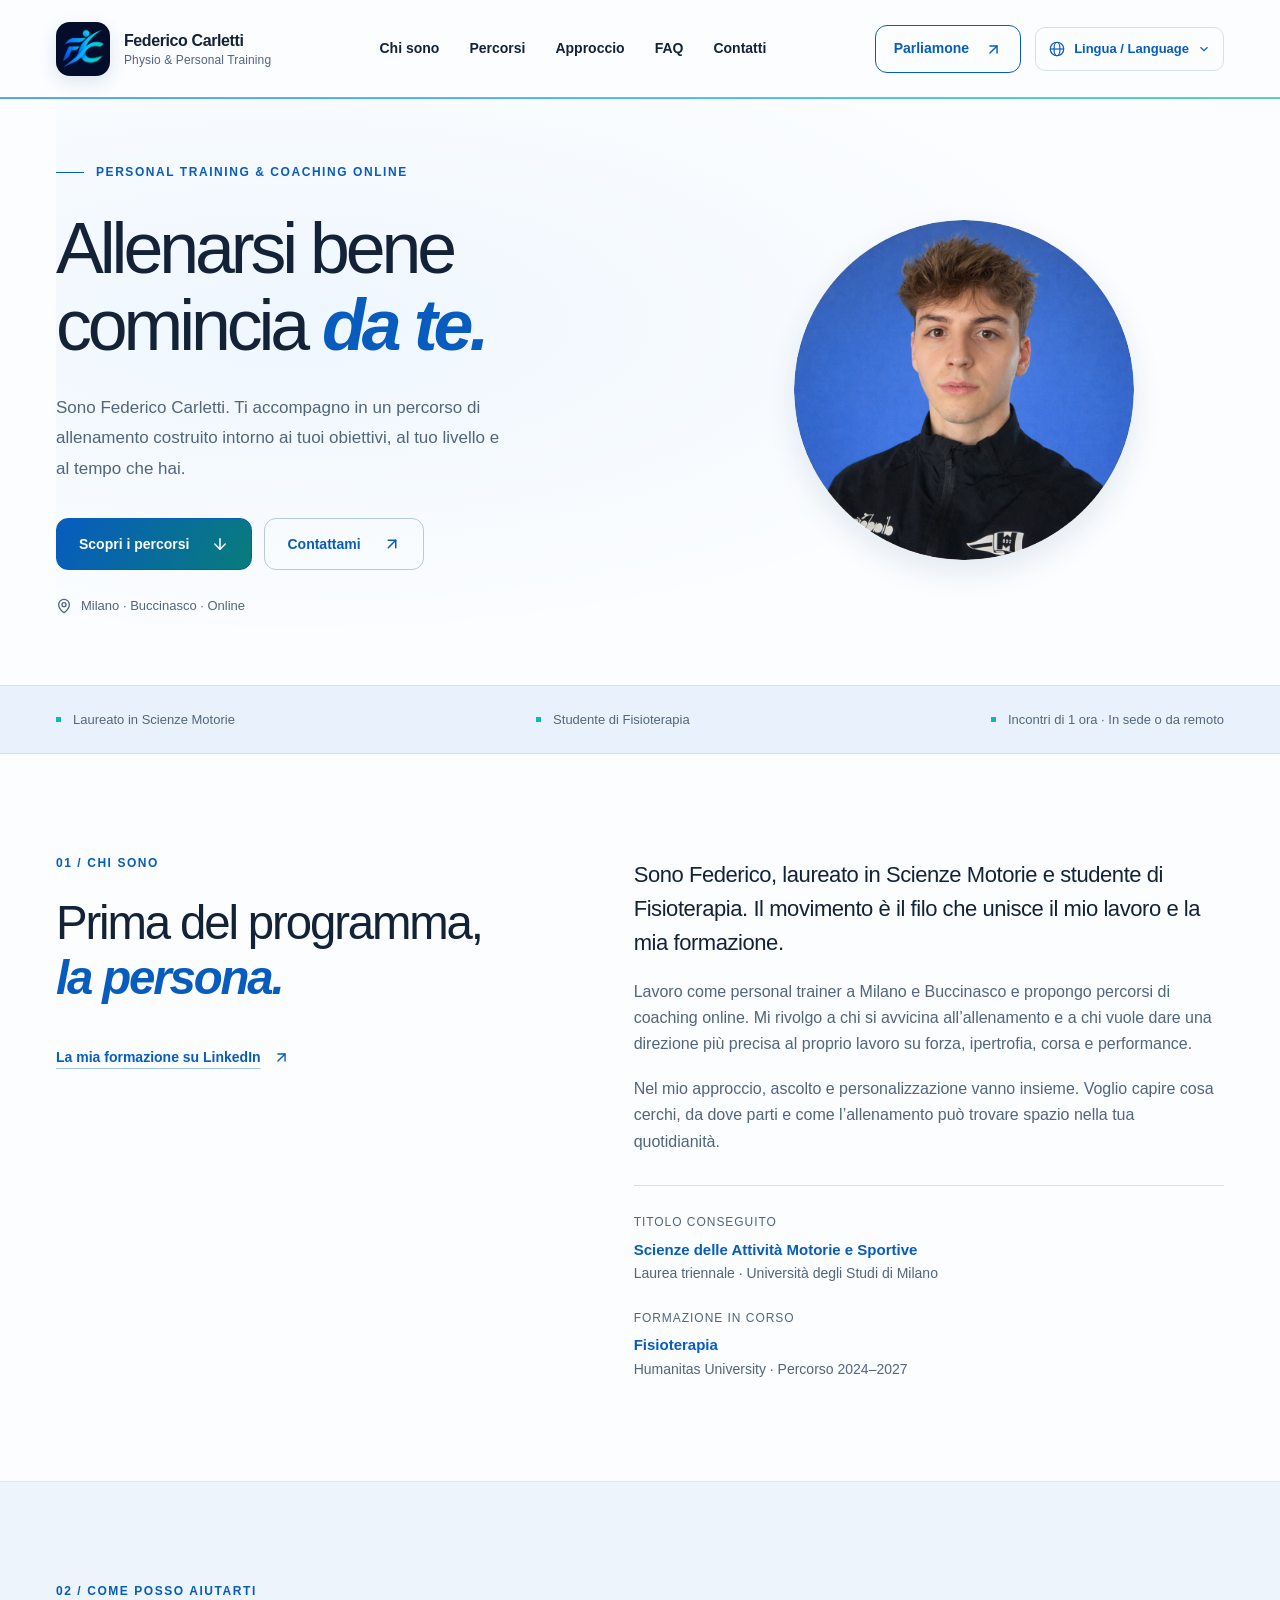
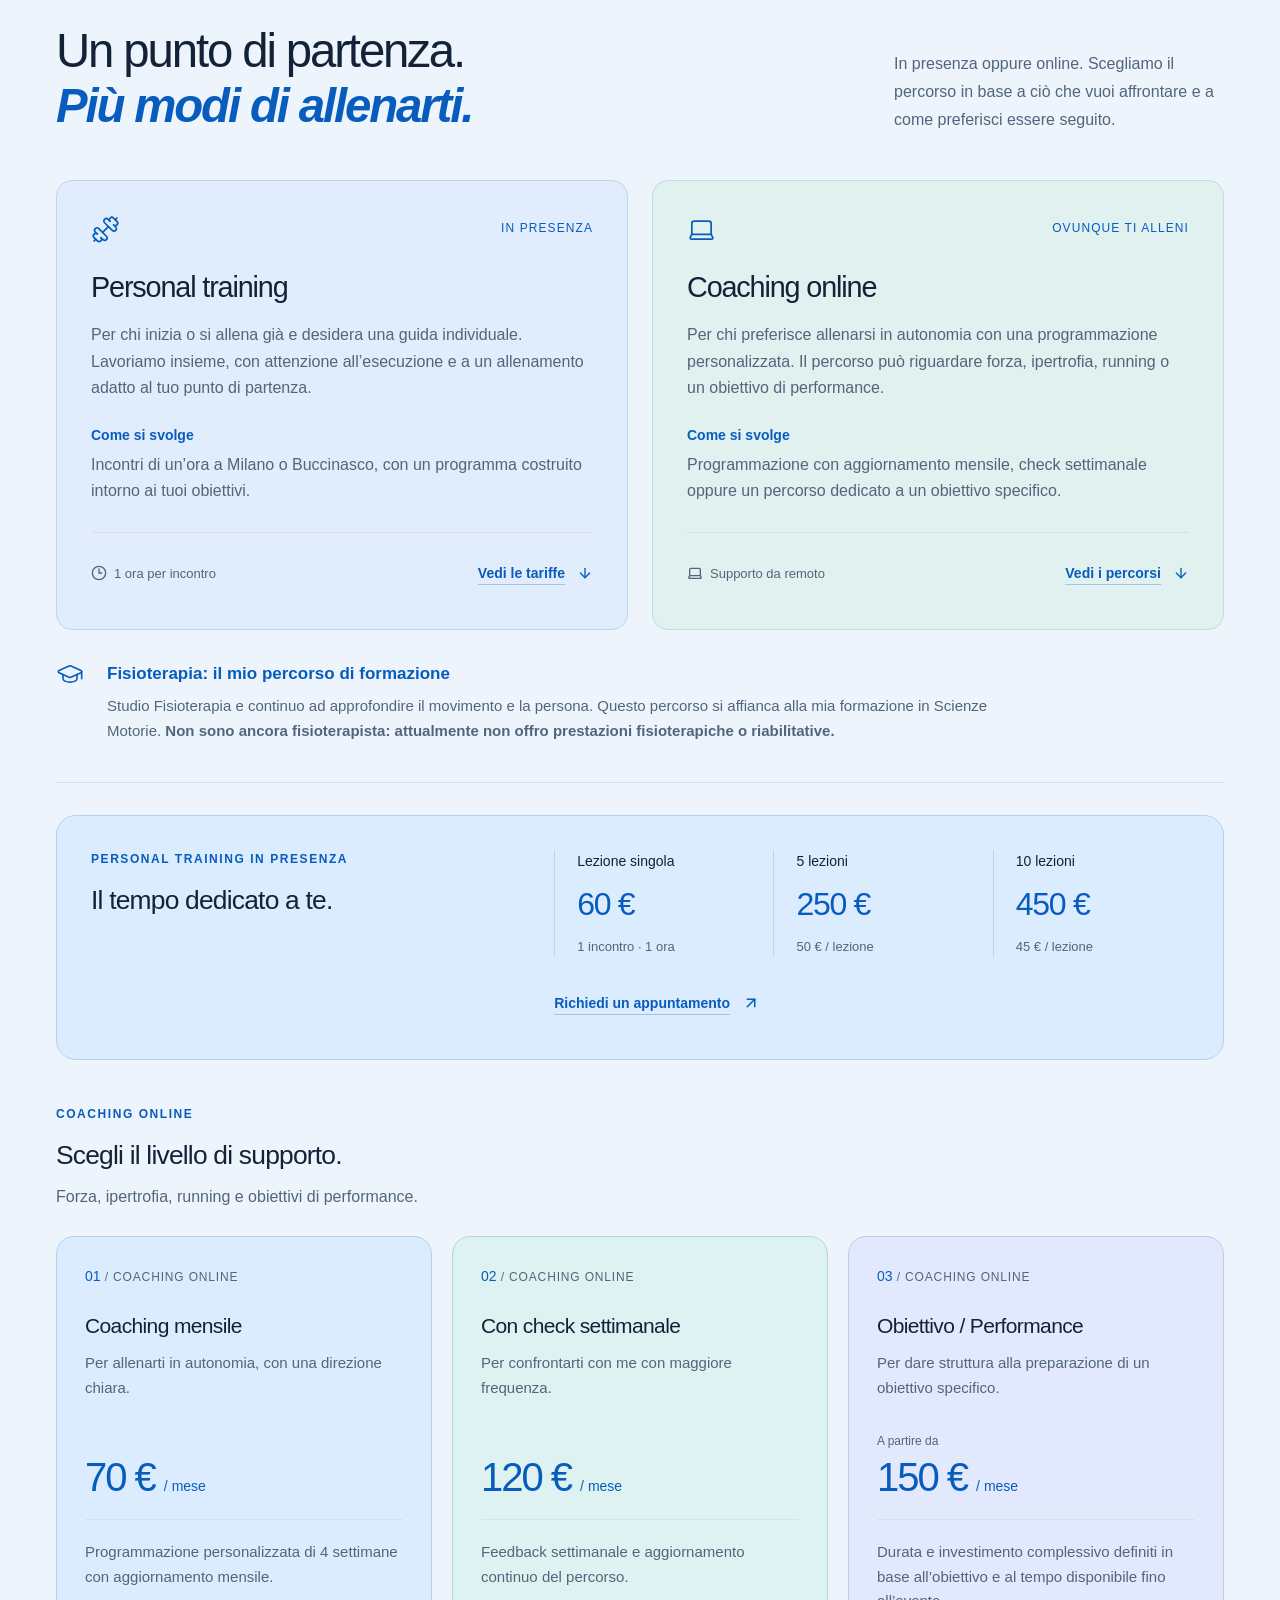
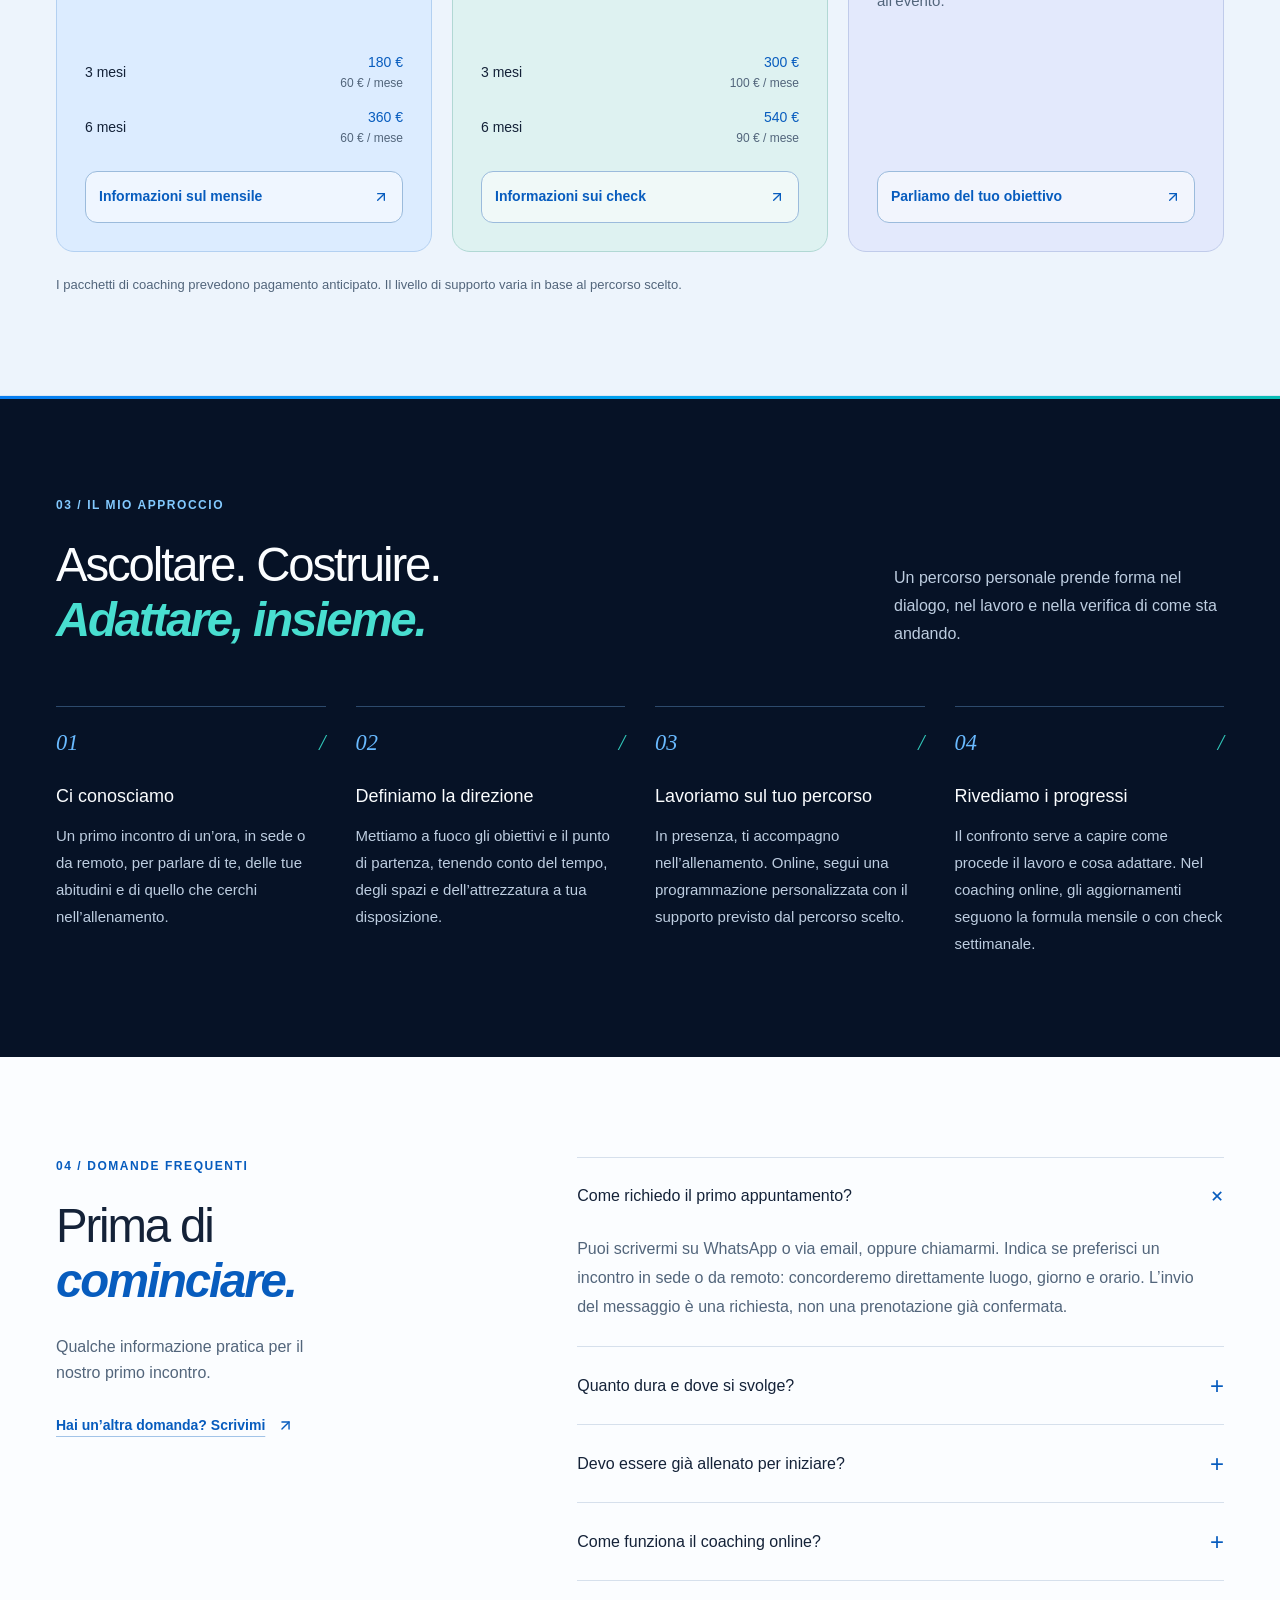
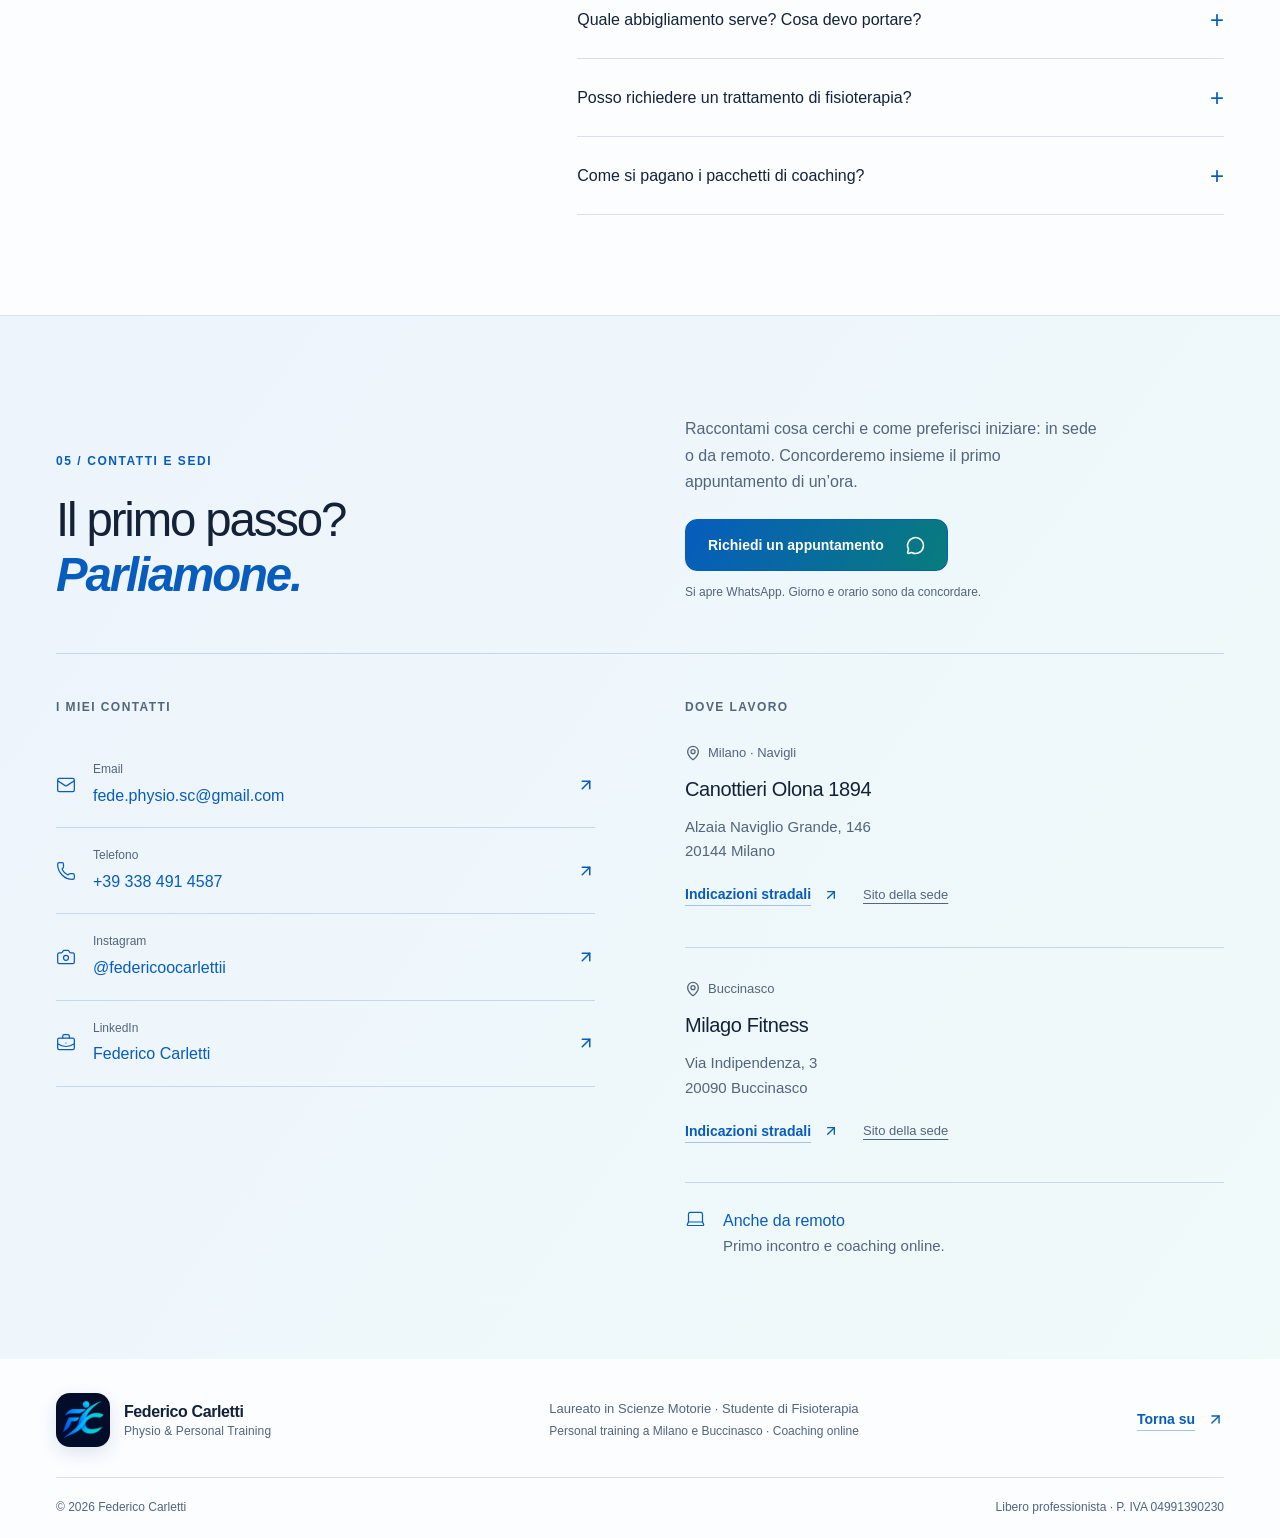
<file: index.html>
<!doctype html>
<html lang="it">
<head>
<meta charset="utf-8">
<meta name="viewport" content="width=device-width, initial-scale=1">
<meta name="google-site-verification" content="jTdnp7IigJTePAfEFodkvIp4WQh8XLpbkIxCWIREF0k" />
<title>Federico Carletti | Personal Trainer a Milano e Buccinasco</title>
<meta name="description" content="Personal training a Milano e Buccinasco e coaching online per forza, ipertrofia, running e performance. Federico Carletti, laureato in Scienze Motorie e studente di Fisioterapia. Richiedi un appuntamento.">
<meta name="theme-color" content="#061226">
<link rel="canonical" href="https://recarlov.github.io/federico-carletti/">
<link rel="alternate" hreflang="it" href="https://recarlov.github.io/federico-carletti/">
<link rel="alternate" hreflang="en" href="https://recarlov.github.io/federico-carletti/en.html">
<link rel="alternate" hreflang="x-default" href="https://recarlov.github.io/federico-carletti/">
<meta property="og:title" content="Federico Carletti | Personal Trainer a Milano e Buccinasco">
<meta property="og:description" content="Personal training a Milano e Buccinasco e coaching online per forza, ipertrofia, running e performance. Federico Carletti, laureato in Scienze Motorie e studente di Fisioterapia. Richiedi un appuntamento.">
<meta property="og:type" content="website">
<meta property="og:locale" content="it_IT">
<meta property="og:site_name" content="Federico Carletti — Physio &amp; Personal Training">
<meta property="og:url" content="https://recarlov.github.io/federico-carletti/">
<meta property="og:image" content="https://recarlov.github.io/federico-carletti/federico-carletti-logo.png">
<meta property="og:image:alt" content="Logo Federico Carletti, FC in blu e turchese">
<meta name="twitter:image" content="https://recarlov.github.io/federico-carletti/federico-carletti-logo.png">
<meta name="twitter:card" content="summary">
<meta name="twitter:title" content="Federico Carletti | Personal Trainer a Milano e Buccinasco">
<meta name="twitter:description" content="Personal training a Milano e Buccinasco e coaching online per forza, ipertrofia, running e performance. Federico Carletti, laureato in Scienze Motorie e studente di Fisioterapia. Richiedi un appuntamento.">
<link rel="icon" href="./favicon.svg?v=20260907-brand" type="image/svg+xml">
<link rel="apple-touch-icon" href="./apple-touch-icon.png">
<link rel="stylesheet" href="./styles.css?v=20260909-clean-portrait">
<script src="./navigation.js?v=20260909-language-click-fix" defer></script>
</head>
<body><a class="skip-link" href="#contenuto">Vai al contenuto</a>
<header class="site-header">
<div class="container header-inner"><a class="brand" href="#inizio" aria-label="Federico Carletti, torna all’inizio"><img class="brand-mark" src="./federico-carletti-logo.png" alt="" width="54" height="54"><span class="brand-name">Federico Carletti<span>Physio &amp; Personal Training</span></span></a>
<nav aria-label="Navigazione principale" class="main-nav"><a href="#chi-sono">Chi sono</a><a href="#percorsi">Percorsi</a><a href="#approccio">Approccio</a><a href="#domande">FAQ</a><a href="#contatti">Contatti</a></nav>
<div class="header-actions">
<a href="#contatti" class="header-contact">Parliamone <svg xmlns="http://www.w3.org/2000/svg" width="17" height="17" viewBox="0 0 24 24" fill="none" stroke="currentColor" stroke-width="2" stroke-linecap="round" stroke-linejoin="round" class="lucide lucide-arrow-up-right" aria-hidden="true"><path d="M7 7h10v10"></path><path d="M7 17 17 7"></path></svg></a>
<details class="language-switcher">
<summary aria-label="Lingua / Language: Italiano"><svg class="language-globe" xmlns="http://www.w3.org/2000/svg" width="18" height="18" viewBox="0 0 24 24" fill="none" stroke="currentColor" stroke-width="1.6" aria-hidden="true"><circle cx="12" cy="12" r="9"></circle><ellipse cx="12" cy="12" rx="4" ry="9"></ellipse><path d="M3 12h18"></path></svg><span class="language-label">Lingua / <span lang="en">Language</span></span><span class="language-code" aria-hidden="true">IT</span><svg class="language-chevron" xmlns="http://www.w3.org/2000/svg" width="14" height="14" viewBox="0 0 24 24" fill="none" stroke="currentColor" stroke-width="2" aria-hidden="true"><path d="m6 9 6 6 6-6"></path></svg></summary>
<nav class="language-options" aria-label="Scegli la lingua">
<a href="./index.html" lang="it" hreflang="it" aria-current="page">Italiano<span aria-hidden="true">✓</span></a>
<a href="./en.html" lang="en" hreflang="en">English</a>
</nav>
</details>
</div></div>
</header>

<main id="contenuto">
<section class="hero container" id="inizio" aria-labelledby="hero-title">
<div class="hero-copy">
<p class="eyebrow"><span class="tiny-line"></span> Personal training &amp; coaching online</p>

<h1 id="hero-title">Allenarsi bene<br/>comincia <em>da te.</em></h1>

<p class="hero-intro">Sono Federico Carletti. Ti accompagno in un percorso di allenamento costruito intorno ai tuoi obiettivi, al tuo livello e al tempo che hai.</p>

<div class="hero-actions"><a class="button button-primary" href="#percorsi">Scopri i percorsi <svg xmlns="http://www.w3.org/2000/svg" width="18" height="18" viewBox="0 0 24 24" fill="none" stroke="currentColor" stroke-width="2" stroke-linecap="round" stroke-linejoin="round" class="lucide lucide-arrow-down" aria-hidden="true"><path d="M12 5v14"></path><path d="m19 12-7 7-7-7"></path></svg></a><a class="button button-outline" href="#contatti">Contattami <svg xmlns="http://www.w3.org/2000/svg" width="18" height="18" viewBox="0 0 24 24" fill="none" stroke="currentColor" stroke-width="2" stroke-linecap="round" stroke-linejoin="round" class="lucide lucide-arrow-up-right" aria-hidden="true"><path d="M7 7h10v10"></path><path d="M7 17 17 7"></path></svg></a></div>

<p class="hero-location"><svg xmlns="http://www.w3.org/2000/svg" width="16" height="16" viewBox="0 0 24 24" fill="none" stroke="currentColor" stroke-width="2" stroke-linecap="round" stroke-linejoin="round" class="lucide lucide-map-pin" aria-hidden="true"><path d="M20 10c0 4.993-5.539 10.193-7.399 11.799a1 1 0 0 1-1.202 0C9.539 20.193 4 14.993 4 10a8 8 0 0 1 16 0"></path><circle cx="12" cy="10" r="3"></circle></svg> Milano · Buccinasco · Online</p>
</div>

<figure class="portrait-slot">
<img class="portrait-photo" src="./federico-carletti-ritratto.jpg" alt="Ritratto di Federico Carletti" width="886" height="886" fetchpriority="high">

</figure>
</section>

<div class="credential-strip">
<div class="container"><span>Laureato in Scienze Motorie</span><span>Studente di Fisioterapia</span><span>Incontri di 1 ora · In sede o da remoto</span></div>
</div>

<section class="section container about-grid" id="chi-sono" aria-labelledby="about-title">
<div class="section-heading">
<p class="eyebrow">01 / Chi sono</p>

<h2 id="about-title">Prima del programma,<br/><em>la persona.</em></h2>
<a class="text-link about-link" href="https://www.linkedin.com/in/federicocarletti/" target="_blank" rel="noopener noreferrer">La mia formazione su LinkedIn <svg xmlns="http://www.w3.org/2000/svg" width="17" height="17" viewBox="0 0 24 24" fill="none" stroke="currentColor" stroke-width="2" stroke-linecap="round" stroke-linejoin="round" class="lucide lucide-arrow-up-right" aria-hidden="true"><path d="M7 7h10v10"></path><path d="M7 17 17 7"></path></svg></a></div>

<div class="about-copy">
<p class="large-copy">Sono Federico, laureato in Scienze Motorie e studente di Fisioterapia. Il movimento è il filo che unisce il mio lavoro e la mia formazione.</p>

<p>Lavoro come personal trainer a Milano e Buccinasco e propongo percorsi di coaching online. Mi rivolgo a chi si avvicina all’allenamento e a chi vuole dare una direzione più precisa al proprio lavoro su forza, ipertrofia, corsa e performance.</p>

<p>Nel mio approccio, ascolto e personalizzazione vanno insieme. Voglio capire cosa cerchi, da dove parti e come l’allenamento può trovare spazio nella tua quotidianità.</p>

<div class="education">
<div><span class="education-label">Titolo conseguito</span><strong>Scienze delle Attività Motorie e Sportive</strong><span>Laurea triennale · Università degli Studi di Milano</span></div>

<div><span class="education-label">Formazione in corso</span><strong>Fisioterapia</strong><span>Humanitas University · Percorso 2024–2027</span></div>
</div>
</div>
</section>

<section class="section services-section" id="percorsi" aria-labelledby="services-title">
<div class="container">
<div class="section-top">
<div class="section-heading">
<p class="eyebrow">02 / Come posso aiutarti</p>

<h2 id="services-title">Un punto di partenza.<br/><em>Più modi di allenarti.</em></h2>
</div>

<p class="section-aside">In presenza oppure online. Scegliamo il percorso in base a ciò che vuoi affrontare e a come preferisci essere seguito.</p>
</div>

<div class="service-grid">
<article class="service-card">
<div class="service-card-top"><svg xmlns="http://www.w3.org/2000/svg" width="29" height="29" viewBox="0 0 24 24" fill="none" stroke="currentColor" stroke-width="1.4" stroke-linecap="round" stroke-linejoin="round" class="lucide lucide-dumbbell" aria-hidden="true"><path d="M17.596 12.768a2 2 0 1 0 2.829-2.829l-1.768-1.767a2 2 0 0 0 2.828-2.829l-2.828-2.828a2 2 0 0 0-2.829 2.828l-1.767-1.768a2 2 0 1 0-2.829 2.829z"></path><path d="m2.5 21.5 1.4-1.4"></path><path d="m20.1 3.9 1.4-1.4"></path><path d="M5.343 21.485a2 2 0 1 0 2.829-2.828l1.767 1.768a2 2 0 1 0 2.829-2.829l-6.364-6.364a2 2 0 1 0-2.829 2.829l1.768 1.767a2 2 0 0 0-2.828 2.829z"></path><path d="m9.6 14.4 4.8-4.8"></path></svg><span>IN PRESENZA</span></div>

<h3>Personal training</h3>

<p>Per chi inizia o si allena già e desidera una guida individuale. Lavoriamo insieme, con attenzione all’esecuzione e a un allenamento adatto al tuo punto di partenza.</p>

<div class="service-detail"><span>Come si svolge</span>
<p>Incontri di un’ora a Milano o Buccinasco, con un programma costruito intorno ai tuoi obiettivi.</p>
</div>

<div class="service-footer"><span><svg xmlns="http://www.w3.org/2000/svg" width="16" height="16" viewBox="0 0 24 24" fill="none" stroke="currentColor" stroke-width="2" stroke-linecap="round" stroke-linejoin="round" class="lucide lucide-clock3 lucide-clock-3" aria-hidden="true"><circle cx="12" cy="12" r="10"></circle><path d="M12 6v6h4"></path></svg> 1 ora per incontro</span><a class="text-link" href="#tariffe-presenza">Vedi le tariffe <svg xmlns="http://www.w3.org/2000/svg" width="16" height="16" viewBox="0 0 24 24" fill="none" stroke="currentColor" stroke-width="2" stroke-linecap="round" stroke-linejoin="round" class="lucide lucide-arrow-down" aria-hidden="true"><path d="M12 5v14"></path><path d="m19 12-7 7-7-7"></path></svg></a></div>
</article>

<article class="service-card">
<div class="service-card-top"><svg xmlns="http://www.w3.org/2000/svg" width="29" height="29" viewBox="0 0 24 24" fill="none" stroke="currentColor" stroke-width="1.4" stroke-linecap="round" stroke-linejoin="round" class="lucide lucide-laptop" aria-hidden="true"><path d="M18 5a2 2 0 0 1 2 2v8.526a2 2 0 0 0 .212.897l1.068 2.127a1 1 0 0 1-.9 1.45H3.62a1 1 0 0 1-.9-1.45l1.068-2.127A2 2 0 0 0 4 15.526V7a2 2 0 0 1 2-2z"></path><path d="M20.054 15.987H3.946"></path></svg><span>OVUNQUE TI ALLENI</span></div>

<h3>Coaching online</h3>

<p>Per chi preferisce allenarsi in autonomia con una programmazione personalizzata. Il percorso può riguardare forza, ipertrofia, running o un obiettivo di performance.</p>

<div class="service-detail"><span>Come si svolge</span>
<p>Programmazione con aggiornamento mensile, check settimanale oppure un percorso dedicato a un obiettivo specifico.</p>
</div>

<div class="service-footer"><span><svg xmlns="http://www.w3.org/2000/svg" width="16" height="16" viewBox="0 0 24 24" fill="none" stroke="currentColor" stroke-width="2" stroke-linecap="round" stroke-linejoin="round" class="lucide lucide-laptop" aria-hidden="true"><path d="M18 5a2 2 0 0 1 2 2v8.526a2 2 0 0 0 .212.897l1.068 2.127a1 1 0 0 1-.9 1.45H3.62a1 1 0 0 1-.9-1.45l1.068-2.127A2 2 0 0 0 4 15.526V7a2 2 0 0 1 2-2z"></path><path d="M20.054 15.987H3.946"></path></svg> Supporto da remoto</span><a class="text-link" href="#tariffe-online">Vedi i percorsi <svg xmlns="http://www.w3.org/2000/svg" width="16" height="16" viewBox="0 0 24 24" fill="none" stroke="currentColor" stroke-width="2" stroke-linecap="round" stroke-linejoin="round" class="lucide lucide-arrow-down" aria-hidden="true"><path d="M12 5v14"></path><path d="m19 12-7 7-7-7"></path></svg></a></div>
</article>
</div>

<aside class="physio-note" aria-labelledby="physio-title"><svg xmlns="http://www.w3.org/2000/svg" width="28" height="28" viewBox="0 0 24 24" fill="none" stroke="currentColor" stroke-width="1.4" stroke-linecap="round" stroke-linejoin="round" class="lucide lucide-graduation-cap" aria-hidden="true"><path d="M21.42 10.922a1 1 0 0 0-.019-1.838L12.83 5.18a2 2 0 0 0-1.66 0L2.6 9.08a1 1 0 0 0 0 1.832l8.57 3.908a2 2 0 0 0 1.66 0z"></path><path d="M22 10v6"></path><path d="M6 12.5V16a6 3 0 0 0 12 0v-3.5"></path></svg>
<div>
<h3 id="physio-title">Fisioterapia: il mio percorso di formazione</h3>

<p>Studio Fisioterapia e continuo ad approfondire il movimento e la persona. Questo percorso si affianca alla mia formazione in Scienze Motorie. <strong>Non sono ancora fisioterapista: attualmente non offro prestazioni fisioterapiche o riabilitative.</strong></p>
</div>
</aside>

<div class="pricing-presence" id="tariffe-presenza">
<div class="pricing-intro">
<p class="eyebrow">Personal training in presenza</p>

<h3>Il tempo dedicato a te.</h3>
</div>

<div class="presence-prices">
<div class="presence-price"><span>Lezione singola</span><strong>60 €</strong><small>1 incontro · 1 ora</small></div>

<div class="presence-price"><span>5 lezioni</span><strong>250 €</strong><small>50 € / lezione</small></div>

<div class="presence-price"><span>10 lezioni</span><strong>450 €</strong><small>45 € / lezione</small></div>
</div>
<a class="text-link" href="https://wa.me/393384914587?text=Ciao%20Federico%2C%20vorrei%20informazioni%20sul%20personal%20training%20in%20presenza%20e%20richiedere%20un%20primo%20appuntamento." target="_blank" rel="noopener noreferrer">Richiedi un appuntamento <svg xmlns="http://www.w3.org/2000/svg" width="18" height="18" viewBox="0 0 24 24" fill="none" stroke="currentColor" stroke-width="2" stroke-linecap="round" stroke-linejoin="round" class="lucide lucide-arrow-up-right" aria-hidden="true"><path d="M7 7h10v10"></path><path d="M7 17 17 7"></path></svg></a></div>

<div class="online-heading" id="tariffe-online">
<p class="eyebrow">Coaching online</p>

<h3>Scegli il livello di supporto.</h3>

<p>Forza, ipertrofia, running e obiettivi di performance.</p>
</div>

<div class="plans-grid">
<article class="plan-card">
<div class="plan-number">01<span> / COACHING ONLINE</span></div>

<h4>Coaching mensile</h4>

<p class="plan-description">Per allenarti in autonomia, con una direzione chiara.</p>

<div class="plan-price"><strong>70 €</strong><span>/ mese</span></div>

<p class="plan-detail">Programmazione personalizzata di 4 settimane con aggiornamento mensile.</p>

<dl class="plan-packages">
<div>
<dt>3 mesi</dt>

<dd><strong>180 €</strong><small>60 € / mese</small></dd>
</div>

<div>
<dt>6 mesi</dt>

<dd><strong>360 €</strong><small>60 € / mese</small></dd>
</div>
</dl>
<a class="button button-outline plan-button" href="https://wa.me/393384914587?text=Ciao%20Federico%2C%20vorrei%20informazioni%20sul%20coaching%20online%20mensile." target="_blank" rel="noopener noreferrer">Informazioni sul mensile<svg xmlns="http://www.w3.org/2000/svg" width="16" height="16" viewBox="0 0 24 24" fill="none" stroke="currentColor" stroke-width="2" stroke-linecap="round" stroke-linejoin="round" class="lucide lucide-arrow-up-right" aria-hidden="true"><path d="M7 7h10v10"></path><path d="M7 17 17 7"></path></svg></a></article>

<article class="plan-card">
<div class="plan-number">02<span> / COACHING ONLINE</span></div>

<h4>Con check settimanale</h4>

<p class="plan-description">Per confrontarti con me con maggiore frequenza.</p>

<div class="plan-price"><strong>120 €</strong><span>/ mese</span></div>

<p class="plan-detail">Feedback settimanale e aggiornamento continuo del percorso.</p>

<dl class="plan-packages">
<div>
<dt>3 mesi</dt>

<dd><strong>300 €</strong><small>100 € / mese</small></dd>
</div>

<div>
<dt>6 mesi</dt>

<dd><strong>540 €</strong><small>90 € / mese</small></dd>
</div>
</dl>
<a class="button button-outline plan-button" href="https://wa.me/393384914587?text=Ciao%20Federico%2C%20vorrei%20informazioni%20sul%20coaching%20online%20con%20check%20settimanale." target="_blank" rel="noopener noreferrer">Informazioni sui check<svg xmlns="http://www.w3.org/2000/svg" width="16" height="16" viewBox="0 0 24 24" fill="none" stroke="currentColor" stroke-width="2" stroke-linecap="round" stroke-linejoin="round" class="lucide lucide-arrow-up-right" aria-hidden="true"><path d="M7 7h10v10"></path><path d="M7 17 17 7"></path></svg></a></article>

<article class="plan-card">
<div class="plan-number">03<span> / COACHING ONLINE</span></div>

<h4>Obiettivo / Performance</h4>

<p class="plan-description">Per dare struttura alla preparazione di un obiettivo specifico.</p>

<div class="plan-price"><span class="from-label">A partire da</span><strong>150 €</strong><span>/ mese</span></div>

<p class="plan-detail">Durata e investimento complessivo definiti in base all’obiettivo e al tempo disponibile fino all’evento.</p>
<a class="button button-outline plan-button" href="https://wa.me/393384914587?text=Ciao%20Federico%2C%20vorrei%20parlare%20con%20te%20di%20un%20obiettivo%20specifico%20e%20del%20percorso%20di%20coaching%20performance." target="_blank" rel="noopener noreferrer">Parliamo del tuo obiettivo<svg xmlns="http://www.w3.org/2000/svg" width="16" height="16" viewBox="0 0 24 24" fill="none" stroke="currentColor" stroke-width="2" stroke-linecap="round" stroke-linejoin="round" class="lucide lucide-arrow-up-right" aria-hidden="true"><path d="M7 7h10v10"></path><path d="M7 17 17 7"></path></svg></a></article>
</div>

<p class="pricing-note">I pacchetti di coaching prevedono pagamento anticipato. Il livello di supporto varia in base al percorso scelto.</p>
</div>
</section>

<section class="section approach-section" id="approccio" aria-labelledby="approach-title">
<div class="container">
<div class="section-top">
<div class="section-heading">
<p class="eyebrow">03 / Il mio approccio</p>

<h2 id="approach-title">Ascoltare. Costruire.<br/><em>Adattare, insieme.</em></h2>
</div>

<p class="section-aside">Un percorso personale prende forma nel dialogo, nel lavoro e nella verifica di come sta andando.</p>
</div>

<ol class="steps">
<li><span class="step-number">01<span aria-hidden="true">/</span></span>
<h3>Ci conosciamo</h3>

<p>Un primo incontro di un’ora, in sede o da remoto, per parlare di te, delle tue abitudini e di quello che cerchi nell’allenamento.</p>
</li>

<li><span class="step-number">02<span aria-hidden="true">/</span></span>
<h3>Definiamo la direzione</h3>

<p>Mettiamo a fuoco gli obiettivi e il punto di partenza, tenendo conto del tempo, degli spazi e dell’attrezzatura a tua disposizione.</p>
</li>

<li><span class="step-number">03<span aria-hidden="true">/</span></span>
<h3>Lavoriamo sul tuo percorso</h3>

<p>In presenza, ti accompagno nell’allenamento. Online, segui una programmazione personalizzata con il supporto previsto dal percorso scelto.</p>
</li>

<li><span class="step-number">04<span aria-hidden="true">/</span></span>
<h3>Rivediamo i progressi</h3>

<p>Il confronto serve a capire come procede il lavoro e cosa adattare. Nel coaching online, gli aggiornamenti seguono la formula mensile o con check settimanale.</p>
</li>
</ol>
</div>
</section>

<section class="section container faq-grid" id="domande" aria-labelledby="faq-title">
<div class="section-heading">
<p class="eyebrow">04 / Domande frequenti</p>

<h2 id="faq-title">Prima di<br/><em>cominciare.</em></h2>

<p class="faq-intro">Qualche informazione pratica per il nostro primo incontro.</p>
<a class="text-link" href="https://wa.me/393384914587?text=Ciao%20Federico%2C%20vorrei%20chiederti%20alcune%20informazioni%20prima%20di%20iniziare%20un%20percorso." target="_blank" rel="noopener noreferrer">Hai un’altra domanda? Scrivimi <svg xmlns="http://www.w3.org/2000/svg" width="17" height="17" viewBox="0 0 24 24" fill="none" stroke="currentColor" stroke-width="2" stroke-linecap="round" stroke-linejoin="round" class="lucide lucide-arrow-up-right" aria-hidden="true"><path d="M7 7h10v10"></path><path d="M7 17 17 7"></path></svg></a></div>

<div class="faq-list">
<details class="faq-item" open="">
<summary class="faq-question">Come richiedo il primo appuntamento?<span class="faq-toggle" aria-hidden="true">+</span></summary>

<div class="faq-answer">
<p>Puoi scrivermi su WhatsApp o via email, oppure chiamarmi. Indica se preferisci un incontro in sede o da remoto: concorderemo direttamente luogo, giorno e orario. L’invio del messaggio è una richiesta, non una prenotazione già confermata.</p>
</div>
</details>

<details class="faq-item">
<summary class="faq-question">Quanto dura e dove si svolge?<span class="faq-toggle" aria-hidden="true">+</span></summary>

<div class="faq-answer">
<p>Il primo incontro dura un’ora e può svolgersi in sede o da remoto. Lavoro presso Canottieri Olona 1894 a Milano e Milago Fitness a Buccinasco. Anche le lezioni di personal training durano un’ora.</p>
</div>
</details>

<details class="faq-item">
<summary class="faq-question">Devo essere già allenato per iniziare?<span class="faq-toggle" aria-hidden="true">+</span></summary>

<div class="faq-answer">
<p>No. I percorsi si rivolgono sia a chi inizia sia a chi si allena già. Il punto di partenza e gli obiettivi personali orientano la scelta del lavoro da fare insieme.</p>
</div>
</details>

<details class="faq-item">
<summary class="faq-question">Come funziona il coaching online?<span class="faq-toggle" aria-hidden="true">+</span></summary>

<div class="faq-answer">
<p>Il coaching mensile comprende una programmazione personalizzata di 4 settimane, aggiornata ogni mese. La formula con check settimanale comprende feedback ogni settimana e aggiornamento continuo. Per un obiettivo specifico o di performance, durata e investimento dipendono dall’obiettivo e dal tempo fino all’evento.</p>
</div>
</details>

<details class="faq-item">
<summary class="faq-question">Quale abbigliamento serve? Cosa devo portare?<span class="faq-toggle" aria-hidden="true">+</span></summary>

<div class="faq-answer">
<p>Le indicazioni pratiche per abbigliamento e materiale sono da concordare in base al primo incontro scelto. Chiedimele quando mi contatti, specificando se ci vedremo in sede o da remoto.</p>
</div>
</details>

<details class="faq-item">
<summary class="faq-question">Posso richiedere un trattamento di fisioterapia?<span class="faq-toggle" aria-hidden="true">+</span></summary>

<div class="faq-answer">
<p>Al momento sono studente di Fisioterapia, non fisioterapista. I servizi che offro qui sono personal training e coaching per l’allenamento; non comprendono trattamenti fisioterapici o riabilitativi.</p>
</div>
</details>

<details class="faq-item">
<summary class="faq-question">Come si pagano i pacchetti di coaching?<span class="faq-toggle" aria-hidden="true">+</span></summary>

<div class="faq-answer">
<p>I pacchetti di coaching prevedono pagamento anticipato. Il livello di supporto varia in base al percorso scelto. Per concordare la modalità di pagamento puoi contattarmi direttamente.</p>
</div>
</details>
</div>
</section>

<section class="section contact-section" id="contatti" aria-labelledby="contact-title">
<div class="container">
<div class="contact-heading">
<div class="section-heading">
<p class="eyebrow">05 / Contatti e sedi</p>

<h2 id="contact-title">Il primo passo?<br/><em>Parliamone.</em></h2>
</div>

<div class="contact-intro">
<p>Raccontami cosa cerchi e come preferisci iniziare: in sede o da remoto. Concorderemo insieme il primo appuntamento di un’ora.</p>
<a class="button button-primary" href="https://wa.me/393384914587?text=Ciao%20Federico%2C%20vorrei%20richiedere%20un%20primo%20appuntamento%20e%20avere%20informazioni%20sui%20tuoi%20percorsi." target="_blank" rel="noopener noreferrer">Richiedi un appuntamento <svg xmlns="http://www.w3.org/2000/svg" width="19" height="19" viewBox="0 0 24 24" fill="none" stroke="currentColor" stroke-width="2" stroke-linecap="round" stroke-linejoin="round" class="lucide lucide-message-circle" aria-hidden="true"><path d="M2.992 16.342a2 2 0 0 1 .094 1.167l-1.065 3.29a1 1 0 0 0 1.236 1.168l3.413-.998a2 2 0 0 1 1.099.092 10 10 0 1 0-4.777-4.719"></path></svg></a><span class="contact-helper">Si apre WhatsApp. Giorno e orario sono da concordare.</span></div>
</div>

<div class="contact-grid">
<div class="direct-contacts">
<h3>I miei contatti</h3>
<a href="mailto:fede.physio.sc@gmail.com"><svg xmlns="http://www.w3.org/2000/svg" width="20" height="20" viewBox="0 0 24 24" fill="none" stroke="currentColor" stroke-width="1.5" stroke-linecap="round" stroke-linejoin="round" class="lucide lucide-mail" aria-hidden="true"><path d="m22 7-8.991 5.727a2 2 0 0 1-2.009 0L2 7"></path><rect x="2" y="4" width="20" height="16" rx="2"></rect></svg><span><small>Email</small>fede.physio.sc@gmail.com</span><svg xmlns="http://www.w3.org/2000/svg" width="18" height="18" viewBox="0 0 24 24" fill="none" stroke="currentColor" stroke-width="2" stroke-linecap="round" stroke-linejoin="round" class="lucide lucide-arrow-up-right" aria-hidden="true"><path d="M7 7h10v10"></path><path d="M7 17 17 7"></path></svg></a><a href="tel:+393384914587"><svg xmlns="http://www.w3.org/2000/svg" width="20" height="20" viewBox="0 0 24 24" fill="none" stroke="currentColor" stroke-width="1.5" stroke-linecap="round" stroke-linejoin="round" class="lucide lucide-phone" aria-hidden="true"><path d="M13.832 16.568a1 1 0 0 0 1.213-.303l.355-.465A2 2 0 0 1 17 15h3a2 2 0 0 1 2 2v3a2 2 0 0 1-2 2A18 18 0 0 1 2 4a2 2 0 0 1 2-2h3a2 2 0 0 1 2 2v3a2 2 0 0 1-.8 1.6l-.468.351a1 1 0 0 0-.292 1.233 14 14 0 0 0 6.392 6.384"></path></svg><span><small>Telefono</small>+39 338 491 4587</span><svg xmlns="http://www.w3.org/2000/svg" width="18" height="18" viewBox="0 0 24 24" fill="none" stroke="currentColor" stroke-width="2" stroke-linecap="round" stroke-linejoin="round" class="lucide lucide-arrow-up-right" aria-hidden="true"><path d="M7 7h10v10"></path><path d="M7 17 17 7"></path></svg></a><a href="https://www.instagram.com/federicoocarlettii/" target="_blank" rel="noopener noreferrer"><svg xmlns="http://www.w3.org/2000/svg" width="20" height="20" viewBox="0 0 24 24" fill="none" stroke="currentColor" stroke-width="1.5" stroke-linecap="round" stroke-linejoin="round" class="lucide lucide-camera" aria-hidden="true"><path d="M13.997 4a2 2 0 0 1 1.76 1.05l.486.9A2 2 0 0 0 18.003 7H20a2 2 0 0 1 2 2v9a2 2 0 0 1-2 2H4a2 2 0 0 1-2-2V9a2 2 0 0 1 2-2h1.997a2 2 0 0 0 1.759-1.048l.489-.904A2 2 0 0 1 10.004 4z"></path><circle cx="12" cy="13" r="3"></circle></svg><span><small>Instagram</small>@federicoocarlettii</span><svg xmlns="http://www.w3.org/2000/svg" width="18" height="18" viewBox="0 0 24 24" fill="none" stroke="currentColor" stroke-width="2" stroke-linecap="round" stroke-linejoin="round" class="lucide lucide-arrow-up-right" aria-hidden="true"><path d="M7 7h10v10"></path><path d="M7 17 17 7"></path></svg></a><a href="https://www.linkedin.com/in/federicocarletti/" target="_blank" rel="noopener noreferrer"><svg xmlns="http://www.w3.org/2000/svg" width="20" height="20" viewBox="0 0 24 24" fill="none" stroke="currentColor" stroke-width="1.5" stroke-linecap="round" stroke-linejoin="round" class="lucide lucide-briefcase-business" aria-hidden="true"><path d="M12 12h.01"></path><path d="M16 6V4a2 2 0 0 0-2-2h-4a2 2 0 0 0-2 2v2"></path><path d="M22 13a18.15 18.15 0 0 1-20 0"></path><rect width="20" height="14" x="2" y="6" rx="2"></rect></svg><span><small>LinkedIn</small>Federico Carletti</span><svg xmlns="http://www.w3.org/2000/svg" width="18" height="18" viewBox="0 0 24 24" fill="none" stroke="currentColor" stroke-width="2" stroke-linecap="round" stroke-linejoin="round" class="lucide lucide-arrow-up-right" aria-hidden="true"><path d="M7 7h10v10"></path><path d="M7 17 17 7"></path></svg></a></div>

<div class="location-list">
<h3>Dove lavoro</h3>

<article class="location"><span class="location-city"><svg xmlns="http://www.w3.org/2000/svg" width="16" height="16" viewBox="0 0 24 24" fill="none" stroke="currentColor" stroke-width="2" stroke-linecap="round" stroke-linejoin="round" class="lucide lucide-map-pin" aria-hidden="true"><path d="M20 10c0 4.993-5.539 10.193-7.399 11.799a1 1 0 0 1-1.202 0C9.539 20.193 4 14.993 4 10a8 8 0 0 1 16 0"></path><circle cx="12" cy="10" r="3"></circle></svg>Milano · Navigli</span>
<h4>Canottieri Olona 1894</h4>

<address>Alzaia Naviglio Grande, 146<br/>20144 Milano</address>

<div class="location-links"><a class="text-link" href="https://www.google.com/maps/search/?api=1&amp;query=Canottieri+Olona+1894+Alzaia+Naviglio+Grande+146+Milano" target="_blank" rel="noopener noreferrer">Indicazioni stradali <svg xmlns="http://www.w3.org/2000/svg" width="16" height="16" viewBox="0 0 24 24" fill="none" stroke="currentColor" stroke-width="2" stroke-linecap="round" stroke-linejoin="round" class="lucide lucide-arrow-up-right" aria-hidden="true"><path d="M7 7h10v10"></path><path d="M7 17 17 7"></path></svg></a><a class="venue-source" href="https://www.olona1894.it/" target="_blank" rel="noopener noreferrer">Sito della sede</a></div>
</article>

<article class="location"><span class="location-city"><svg xmlns="http://www.w3.org/2000/svg" width="16" height="16" viewBox="0 0 24 24" fill="none" stroke="currentColor" stroke-width="2" stroke-linecap="round" stroke-linejoin="round" class="lucide lucide-map-pin" aria-hidden="true"><path d="M20 10c0 4.993-5.539 10.193-7.399 11.799a1 1 0 0 1-1.202 0C9.539 20.193 4 14.993 4 10a8 8 0 0 1 16 0"></path><circle cx="12" cy="10" r="3"></circle></svg>Buccinasco</span>
<h4>Milago Fitness</h4>

<address>Via Indipendenza, 3<br/>20090 Buccinasco</address>

<div class="location-links"><a class="text-link" href="https://www.google.com/maps/search/?api=1&amp;query=Milago+Fitness+Via+Indipendenza+3+Buccinasco" target="_blank" rel="noopener noreferrer">Indicazioni stradali <svg xmlns="http://www.w3.org/2000/svg" width="16" height="16" viewBox="0 0 24 24" fill="none" stroke="currentColor" stroke-width="2" stroke-linecap="round" stroke-linejoin="round" class="lucide lucide-arrow-up-right" aria-hidden="true"><path d="M7 7h10v10"></path><path d="M7 17 17 7"></path></svg></a><a class="venue-source" href="https://www.milagofitness.it/" target="_blank" rel="noopener noreferrer">Sito della sede</a></div>
</article>

<div class="remote-location"><svg xmlns="http://www.w3.org/2000/svg" width="21" height="21" viewBox="0 0 24 24" fill="none" stroke="currentColor" stroke-width="1.4" stroke-linecap="round" stroke-linejoin="round" class="lucide lucide-laptop" aria-hidden="true"><path d="M18 5a2 2 0 0 1 2 2v8.526a2 2 0 0 0 .212.897l1.068 2.127a1 1 0 0 1-.9 1.45H3.62a1 1 0 0 1-.9-1.45l1.068-2.127A2 2 0 0 0 4 15.526V7a2 2 0 0 1 2-2z"></path><path d="M20.054 15.987H3.946"></path></svg>
<p><strong>Anche da remoto</strong><span>Primo incontro e coaching online.</span></p>
</div>
</div>
</div>
</div>
</section>
</main>

<footer class="site-footer">
<div class="container footer-main"><a class="brand" href="#inizio"><img class="brand-mark" src="./federico-carletti-logo.png" alt="" width="54" height="54"><span class="brand-name">Federico Carletti<span>Physio &amp; Personal Training</span></span></a>
<p>Laureato in Scienze Motorie · Studente di Fisioterapia<br/><span>Personal training a Milano e Buccinasco · Coaching online</span></p>
<a class="text-link" href="#inizio">Torna su <svg xmlns="http://www.w3.org/2000/svg" width="17" height="17" viewBox="0 0 24 24" fill="none" stroke="currentColor" stroke-width="2" stroke-linecap="round" stroke-linejoin="round" class="lucide lucide-arrow-up-right" aria-hidden="true"><path d="M7 7h10v10"></path><path d="M7 17 17 7"></path></svg></a></div>

<div class="container footer-bottom"><span>© 2026 Federico Carletti</span><span>Libero professionista · P. IVA 04991390230</span></div>
</footer>

<script type="application/ld+json">{"@context":"https://schema.org","@type":"ProfessionalService","name":"Federico Carletti — Personal Training & Coaching","description":"Personal training a Milano e Buccinasco e coaching online per forza, ipertrofia, running e performance.","url":"https://recarlov.github.io/federico-carletti/","telephone":"+393384914587","email":"fede.physio.sc@gmail.com","areaServed":["Milano","Buccinasco"],"sameAs":["https://www.instagram.com/federicoocarlettii/","https://www.linkedin.com/in/federicocarletti/"],"location":[{"@type":"Place","name":"Canottieri Olona 1894","address":{"@type":"PostalAddress","streetAddress":"Alzaia Naviglio Grande, 146","addressLocality":"Milano","postalCode":"20144","addressCountry":"IT"}},{"@type":"Place","name":"Milago Fitness","address":{"@type":"PostalAddress","streetAddress":"Via Indipendenza, 3","addressLocality":"Buccinasco","postalCode":"20090","addressCountry":"IT"}}]}</script>

</body>
</html>
</file>
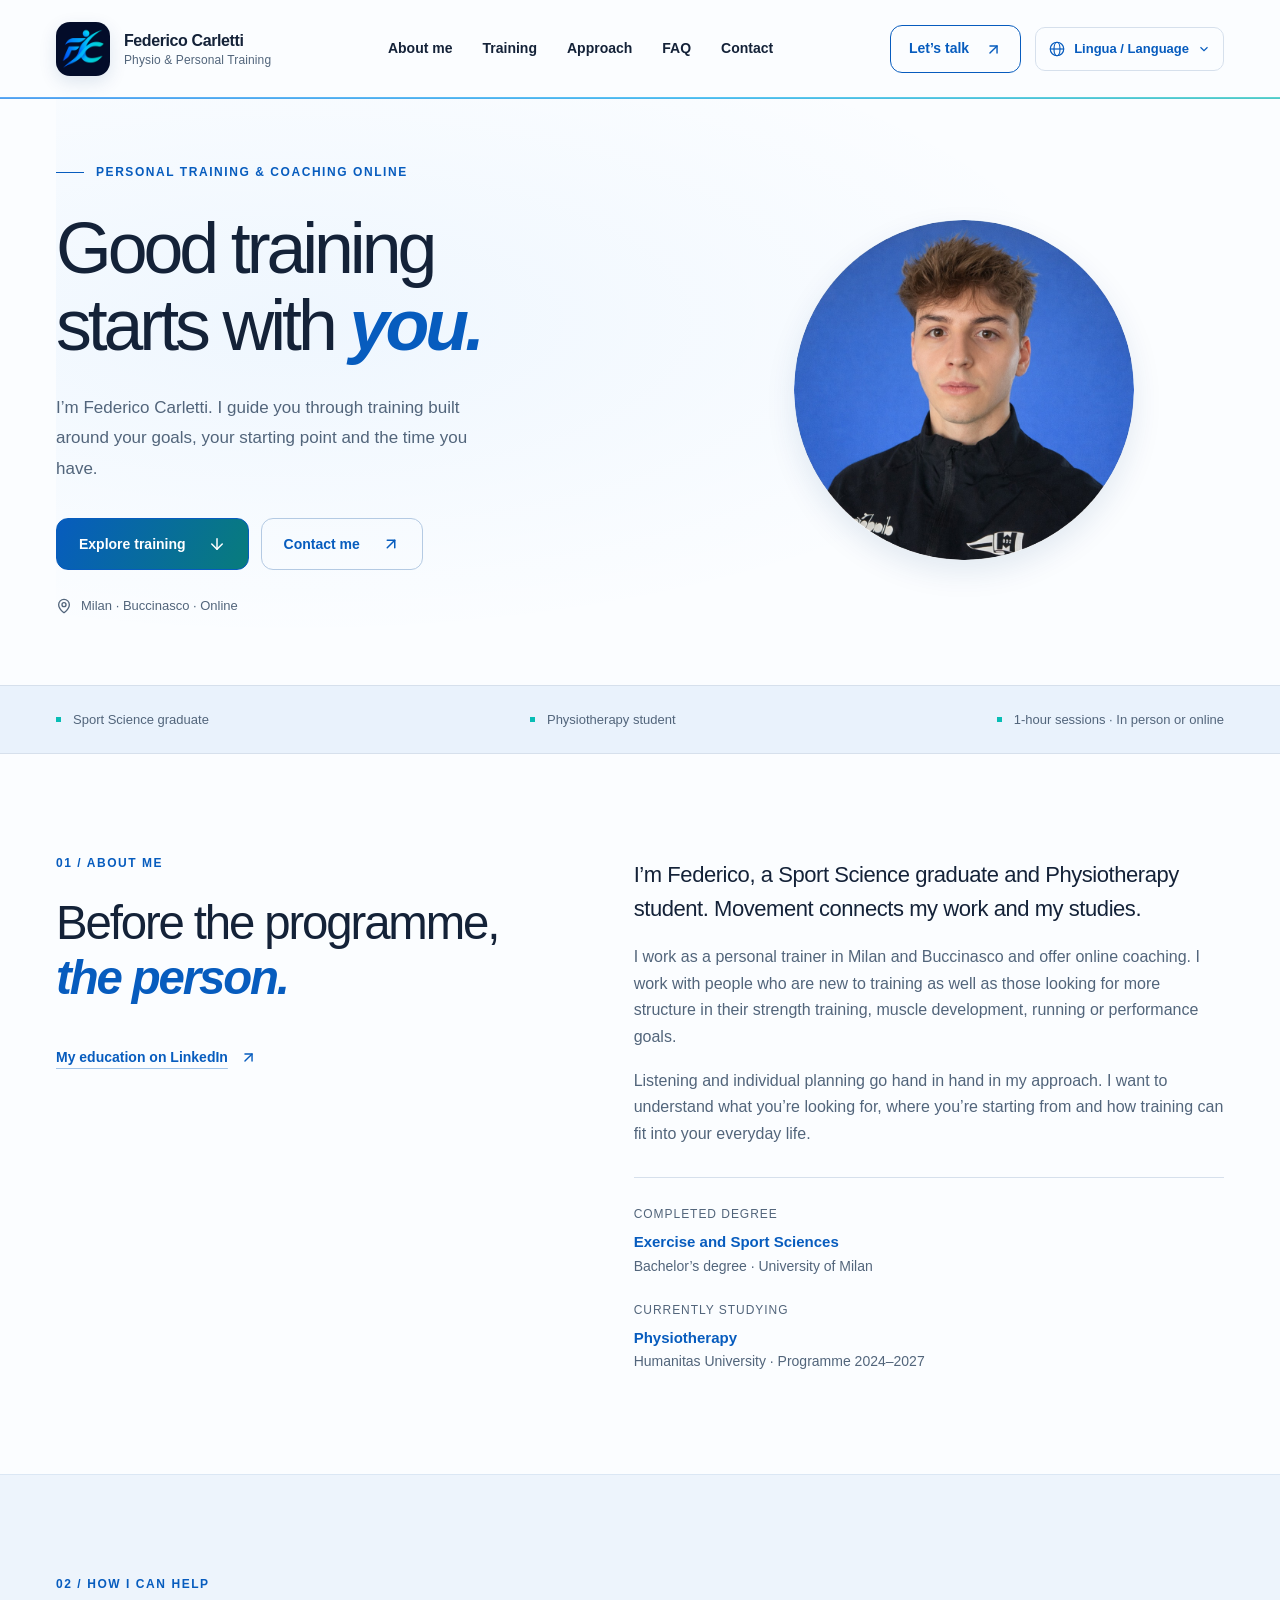
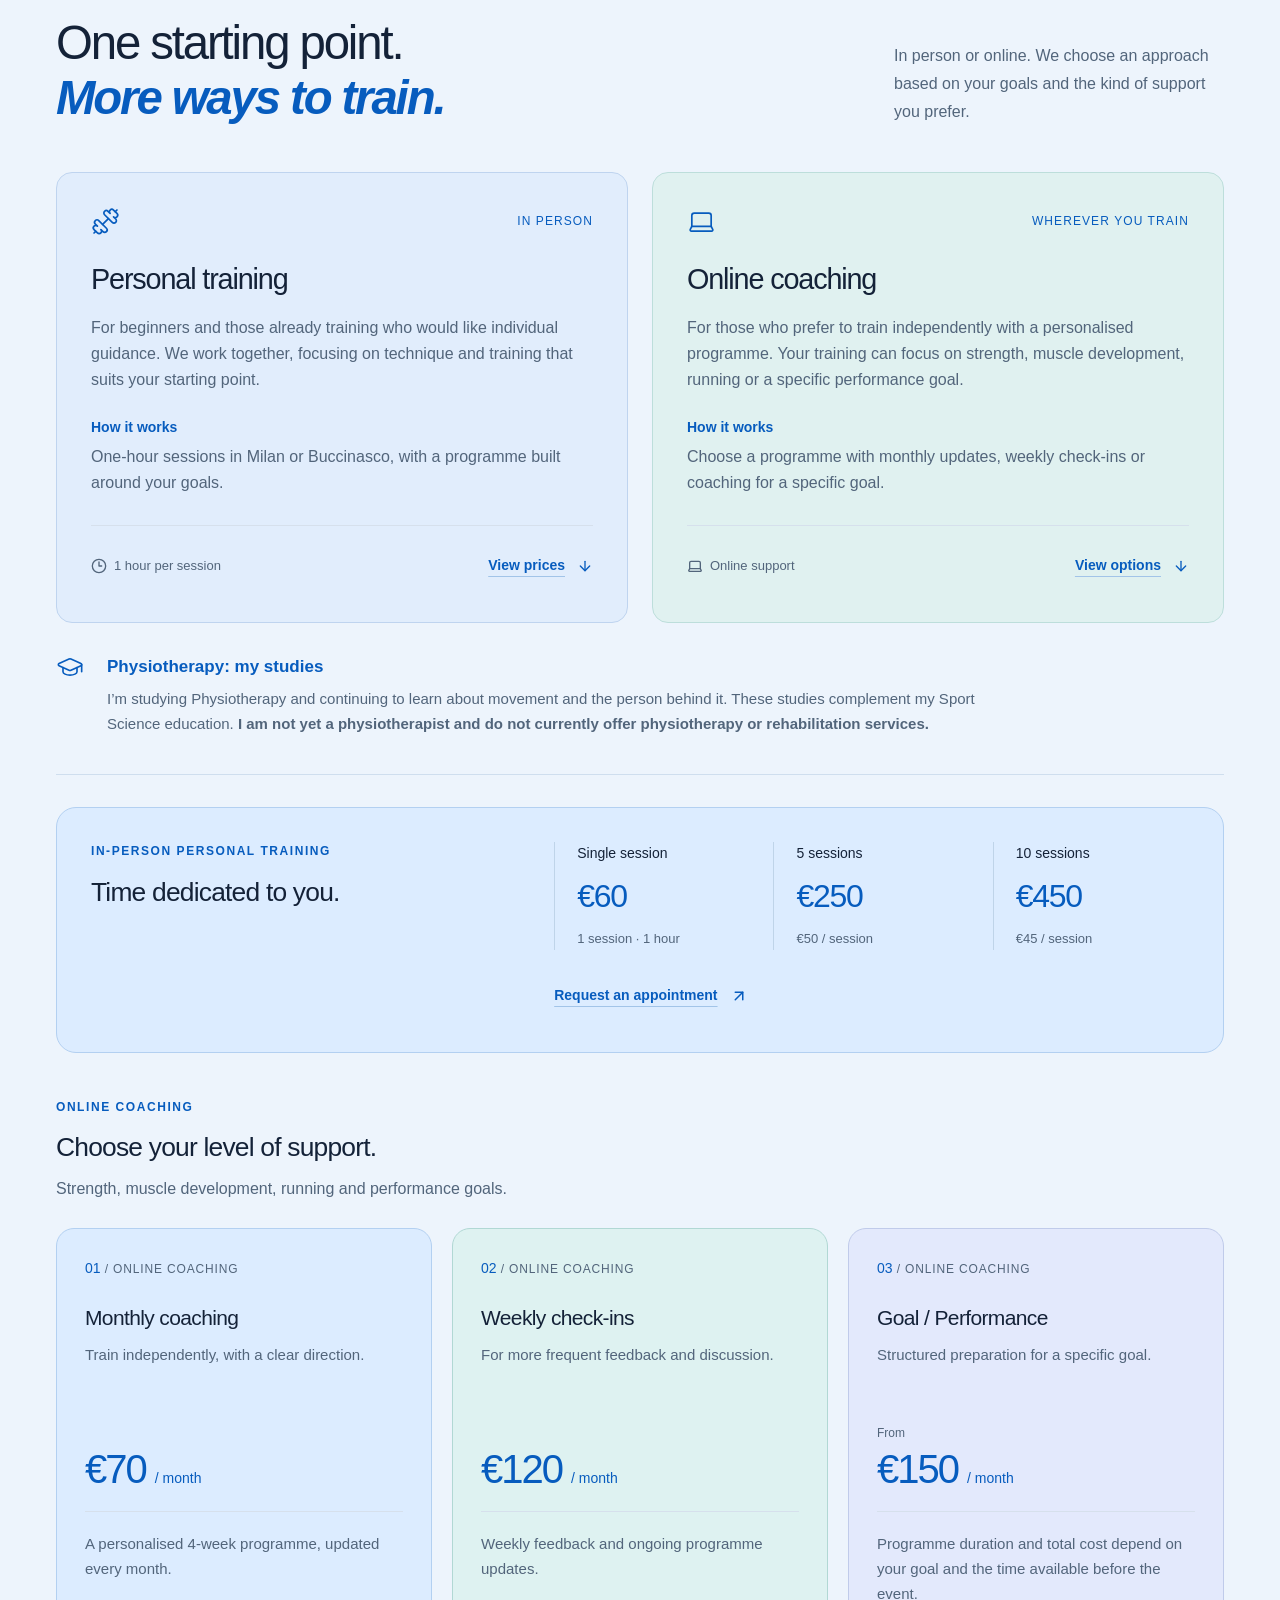
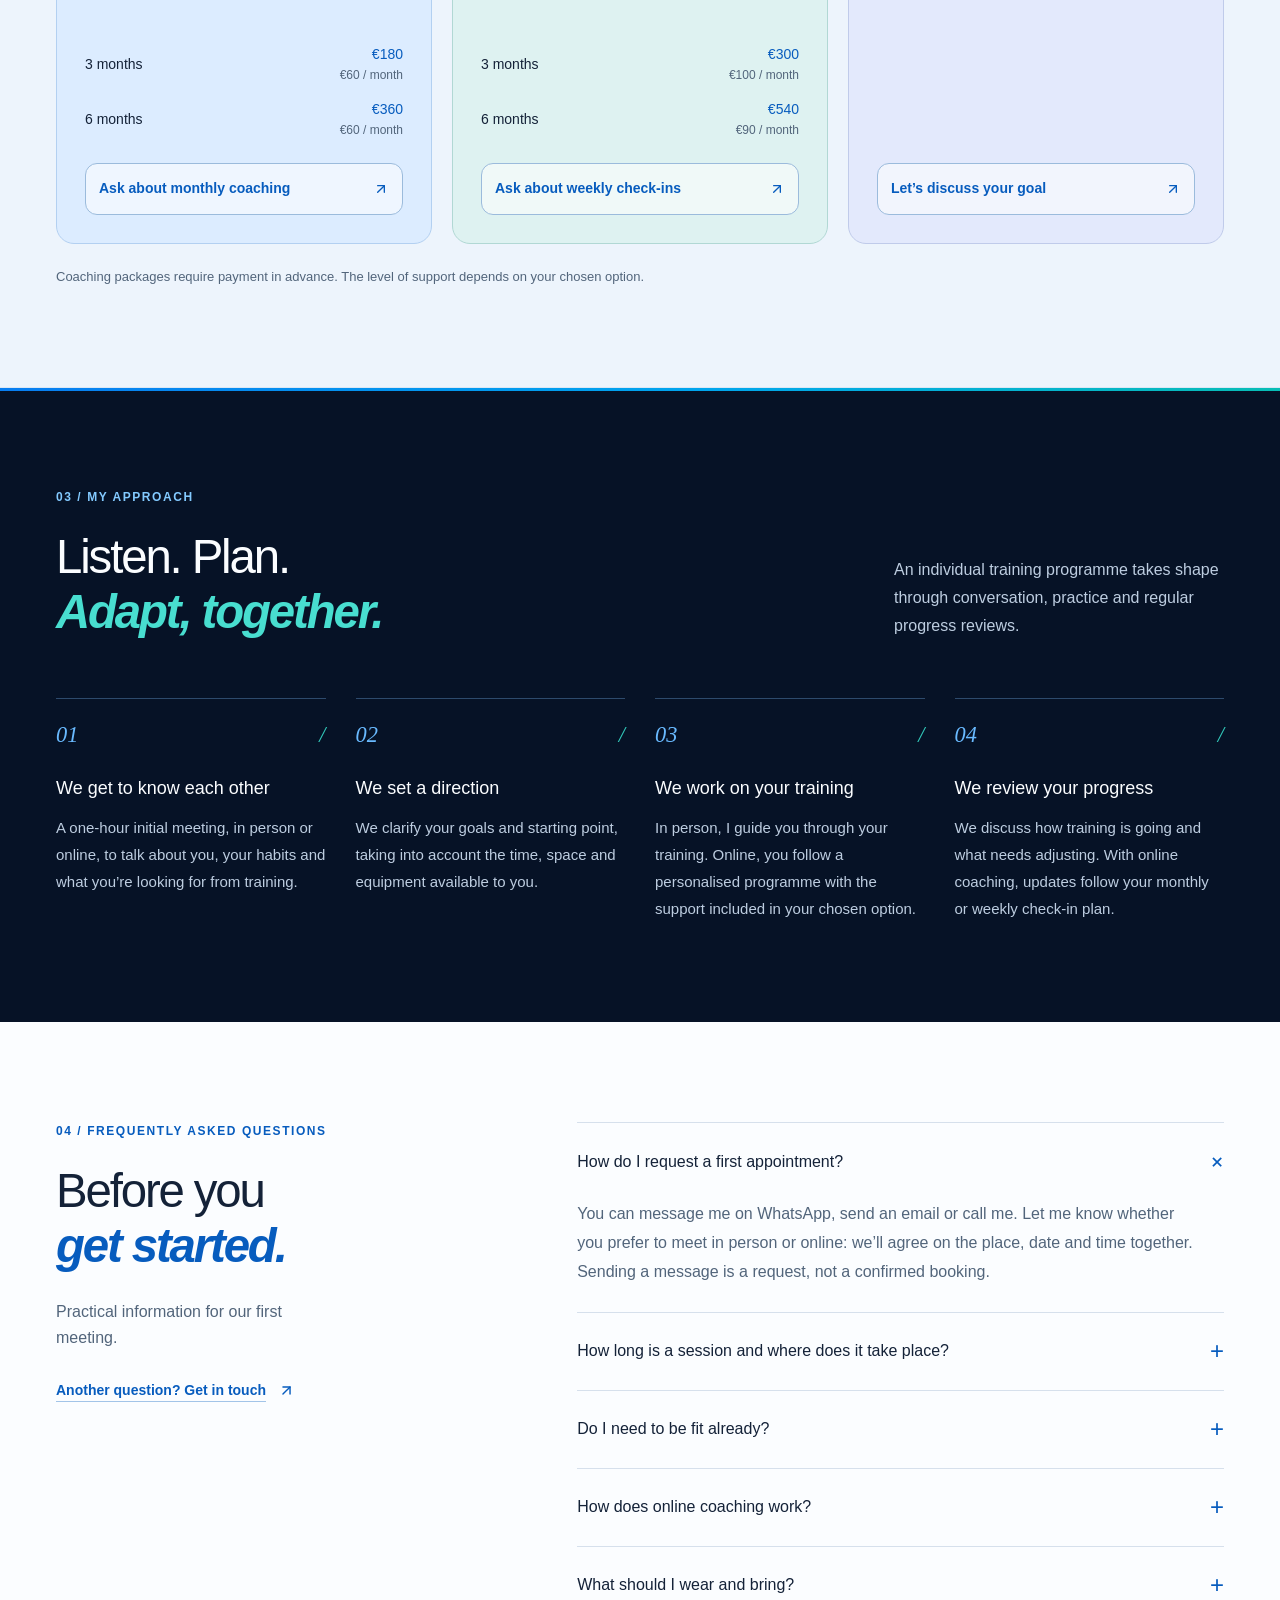
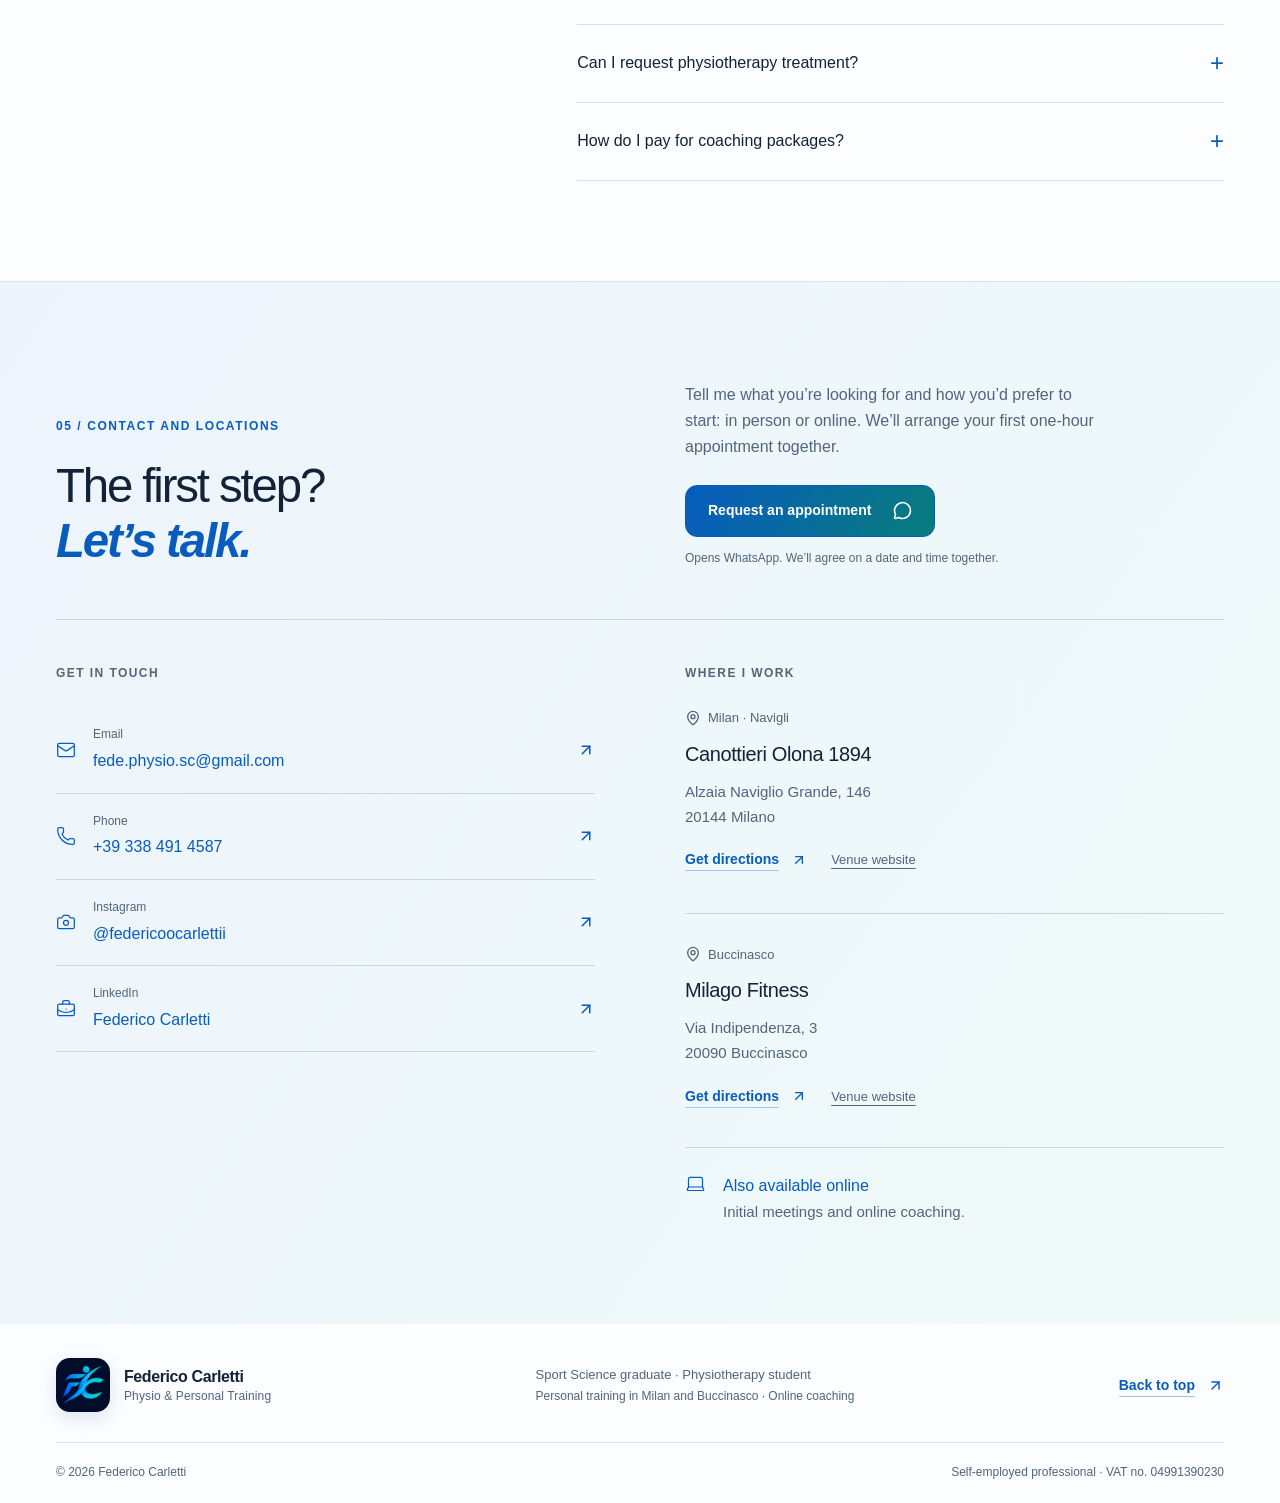
<file: en.html>
<!doctype html>
<html lang="en">
<head>
<meta charset="utf-8">
<meta name="viewport" content="width=device-width, initial-scale=1">
<title>Federico Carletti | Personal Trainer in Milan &amp; Buccinasco</title>
<meta name="description" content="Personal training in Milan and Buccinasco and online coaching for strength, muscle development, running and performance. Federico Carletti, Sport Science graduate and Physiotherapy student. Request an appointment.">
<meta name="theme-color" content="#061226">
<link rel="canonical" href="https://recarlov.github.io/federico-carletti/en.html">
<link rel="alternate" hreflang="it" href="https://recarlov.github.io/federico-carletti/">
<link rel="alternate" hreflang="en" href="https://recarlov.github.io/federico-carletti/en.html">
<link rel="alternate" hreflang="x-default" href="https://recarlov.github.io/federico-carletti/">
<meta property="og:title" content="Federico Carletti | Personal Trainer in Milan &amp; Buccinasco">
<meta property="og:description" content="Personal training in Milan and Buccinasco and online coaching for strength, muscle development, running and performance. Federico Carletti, Sport Science graduate and Physiotherapy student. Request an appointment.">
<meta property="og:type" content="website">
<meta property="og:locale" content="en_GB">
<meta property="og:site_name" content="Federico Carletti — Physio &amp; Personal Training">
<meta property="og:url" content="https://recarlov.github.io/federico-carletti/en.html">
<meta property="og:image" content="https://recarlov.github.io/federico-carletti/federico-carletti-logo.png">
<meta property="og:image:alt" content="Federico Carletti logo, FC in blue and turquoise">
<meta name="twitter:image" content="https://recarlov.github.io/federico-carletti/federico-carletti-logo.png">
<meta name="twitter:card" content="summary">
<meta name="twitter:title" content="Federico Carletti | Personal Trainer in Milan &amp; Buccinasco">
<meta name="twitter:description" content="Personal training in Milan and Buccinasco and online coaching for strength, muscle development, running and performance. Federico Carletti, Sport Science graduate and Physiotherapy student. Request an appointment.">
<link rel="icon" href="./favicon.svg?v=20260907-brand" type="image/svg+xml">
<link rel="apple-touch-icon" href="./apple-touch-icon.png">
<link rel="stylesheet" href="./styles.css?v=20260909-clean-portrait">
<script src="./navigation.js?v=20260909-language-click-fix" defer></script>
</head>
<body><a class="skip-link" href="#contenuto">Skip to content</a>
<header class="site-header">
<div class="container header-inner"><a class="brand" href="#inizio" aria-label="Federico Carletti, back to top"><img class="brand-mark" src="./federico-carletti-logo.png" alt="" width="54" height="54"><span class="brand-name">Federico Carletti<span>Physio &amp; Personal Training</span></span></a>
<nav aria-label="Main navigation" class="main-nav"><a href="#chi-sono">About me</a><a href="#percorsi">Training</a><a href="#approccio">Approach</a><a href="#domande">FAQ</a><a href="#contatti">Contact</a></nav>
<div class="header-actions">
<a href="#contatti" class="header-contact">Let’s talk <svg xmlns="http://www.w3.org/2000/svg" width="17" height="17" viewBox="0 0 24 24" fill="none" stroke="currentColor" stroke-width="2" stroke-linecap="round" stroke-linejoin="round" class="lucide lucide-arrow-up-right" aria-hidden="true"><path d="M7 7h10v10"></path><path d="M7 17 17 7"></path></svg></a>
<details class="language-switcher">
<summary aria-label="Lingua / Language: English"><svg class="language-globe" xmlns="http://www.w3.org/2000/svg" width="18" height="18" viewBox="0 0 24 24" fill="none" stroke="currentColor" stroke-width="1.6" aria-hidden="true"><circle cx="12" cy="12" r="9"></circle><ellipse cx="12" cy="12" rx="4" ry="9"></ellipse><path d="M3 12h18"></path></svg><span class="language-label"><span lang="it">Lingua</span> / Language</span><span class="language-code" aria-hidden="true">EN</span><svg class="language-chevron" xmlns="http://www.w3.org/2000/svg" width="14" height="14" viewBox="0 0 24 24" fill="none" stroke="currentColor" stroke-width="2" aria-hidden="true"><path d="m6 9 6 6 6-6"></path></svg></summary>
<nav class="language-options" aria-label="Choose a language">
<a href="./index.html" lang="it" hreflang="it">Italiano</a>
<a href="./en.html" lang="en" hreflang="en" aria-current="page">English<span aria-hidden="true">✓</span></a>
</nav>
</details>
</div></div>
</header>

<main id="contenuto">
<section class="hero container" id="inizio" aria-labelledby="hero-title">
<div class="hero-copy">
<p class="eyebrow"><span class="tiny-line"></span> Personal training &amp; coaching online</p>

<h1 id="hero-title">Good training<br/>starts with <em>you.</em></h1>

<p class="hero-intro">I’m Federico Carletti. I guide you through training built around your goals, your starting point and the time you have.</p>

<div class="hero-actions"><a class="button button-primary" href="#percorsi">Explore training <svg xmlns="http://www.w3.org/2000/svg" width="18" height="18" viewBox="0 0 24 24" fill="none" stroke="currentColor" stroke-width="2" stroke-linecap="round" stroke-linejoin="round" class="lucide lucide-arrow-down" aria-hidden="true"><path d="M12 5v14"></path><path d="m19 12-7 7-7-7"></path></svg></a><a class="button button-outline" href="#contatti">Contact me <svg xmlns="http://www.w3.org/2000/svg" width="18" height="18" viewBox="0 0 24 24" fill="none" stroke="currentColor" stroke-width="2" stroke-linecap="round" stroke-linejoin="round" class="lucide lucide-arrow-up-right" aria-hidden="true"><path d="M7 7h10v10"></path><path d="M7 17 17 7"></path></svg></a></div>

<p class="hero-location"><svg xmlns="http://www.w3.org/2000/svg" width="16" height="16" viewBox="0 0 24 24" fill="none" stroke="currentColor" stroke-width="2" stroke-linecap="round" stroke-linejoin="round" class="lucide lucide-map-pin" aria-hidden="true"><path d="M20 10c0 4.993-5.539 10.193-7.399 11.799a1 1 0 0 1-1.202 0C9.539 20.193 4 14.993 4 10a8 8 0 0 1 16 0"></path><circle cx="12" cy="10" r="3"></circle></svg> Milan · Buccinasco · Online</p>
</div>

<figure class="portrait-slot">
<img class="portrait-photo" src="./federico-carletti-ritratto.jpg" alt="Portrait of Federico Carletti" width="886" height="886" fetchpriority="high">

</figure>
</section>

<div class="credential-strip">
<div class="container"><span>Sport Science graduate</span><span>Physiotherapy student</span><span>1-hour sessions · In person or online</span></div>
</div>

<section class="section container about-grid" id="chi-sono" aria-labelledby="about-title">
<div class="section-heading">
<p class="eyebrow">01 / About me</p>

<h2 id="about-title">Before the programme,<br/><em>the person.</em></h2>
<a class="text-link about-link" href="https://www.linkedin.com/in/federicocarletti/" target="_blank" rel="noopener noreferrer">My education on LinkedIn <svg xmlns="http://www.w3.org/2000/svg" width="17" height="17" viewBox="0 0 24 24" fill="none" stroke="currentColor" stroke-width="2" stroke-linecap="round" stroke-linejoin="round" class="lucide lucide-arrow-up-right" aria-hidden="true"><path d="M7 7h10v10"></path><path d="M7 17 17 7"></path></svg></a></div>

<div class="about-copy">
<p class="large-copy">I’m Federico, a Sport Science graduate and Physiotherapy student. Movement connects my work and my studies.</p>

<p>I work as a personal trainer in Milan and Buccinasco and offer online coaching. I work with people who are new to training as well as those looking for more structure in their strength training, muscle development, running or performance goals.</p>

<p>Listening and individual planning go hand in hand in my approach. I want to understand what you’re looking for, where you’re starting from and how training can fit into your everyday life.</p>

<div class="education">
<div><span class="education-label">Completed degree</span><strong>Exercise and Sport Sciences</strong><span>Bachelor’s degree · University of Milan</span></div>

<div><span class="education-label">Currently studying</span><strong>Physiotherapy</strong><span>Humanitas University · Programme 2024–2027</span></div>
</div>
</div>
</section>

<section class="section services-section" id="percorsi" aria-labelledby="services-title">
<div class="container">
<div class="section-top">
<div class="section-heading">
<p class="eyebrow">02 / How I can help</p>

<h2 id="services-title">One starting point.<br/><em>More ways to train.</em></h2>
</div>

<p class="section-aside">In person or online. We choose an approach based on your goals and the kind of support you prefer.</p>
</div>

<div class="service-grid">
<article class="service-card">
<div class="service-card-top"><svg xmlns="http://www.w3.org/2000/svg" width="29" height="29" viewBox="0 0 24 24" fill="none" stroke="currentColor" stroke-width="1.4" stroke-linecap="round" stroke-linejoin="round" class="lucide lucide-dumbbell" aria-hidden="true"><path d="M17.596 12.768a2 2 0 1 0 2.829-2.829l-1.768-1.767a2 2 0 0 0 2.828-2.829l-2.828-2.828a2 2 0 0 0-2.829 2.828l-1.767-1.768a2 2 0 1 0-2.829 2.829z"></path><path d="m2.5 21.5 1.4-1.4"></path><path d="m20.1 3.9 1.4-1.4"></path><path d="M5.343 21.485a2 2 0 1 0 2.829-2.828l1.767 1.768a2 2 0 1 0 2.829-2.829l-6.364-6.364a2 2 0 1 0-2.829 2.829l1.768 1.767a2 2 0 0 0-2.828 2.829z"></path><path d="m9.6 14.4 4.8-4.8"></path></svg><span>IN PERSON</span></div>

<h3>Personal training</h3>

<p>For beginners and those already training who would like individual guidance. We work together, focusing on technique and training that suits your starting point.</p>

<div class="service-detail"><span>How it works</span>
<p>One-hour sessions in Milan or Buccinasco, with a programme built around your goals.</p>
</div>

<div class="service-footer"><span><svg xmlns="http://www.w3.org/2000/svg" width="16" height="16" viewBox="0 0 24 24" fill="none" stroke="currentColor" stroke-width="2" stroke-linecap="round" stroke-linejoin="round" class="lucide lucide-clock3 lucide-clock-3" aria-hidden="true"><circle cx="12" cy="12" r="10"></circle><path d="M12 6v6h4"></path></svg> 1 hour per session</span><a class="text-link" href="#tariffe-presenza">View prices <svg xmlns="http://www.w3.org/2000/svg" width="16" height="16" viewBox="0 0 24 24" fill="none" stroke="currentColor" stroke-width="2" stroke-linecap="round" stroke-linejoin="round" class="lucide lucide-arrow-down" aria-hidden="true"><path d="M12 5v14"></path><path d="m19 12-7 7-7-7"></path></svg></a></div>
</article>

<article class="service-card">
<div class="service-card-top"><svg xmlns="http://www.w3.org/2000/svg" width="29" height="29" viewBox="0 0 24 24" fill="none" stroke="currentColor" stroke-width="1.4" stroke-linecap="round" stroke-linejoin="round" class="lucide lucide-laptop" aria-hidden="true"><path d="M18 5a2 2 0 0 1 2 2v8.526a2 2 0 0 0 .212.897l1.068 2.127a1 1 0 0 1-.9 1.45H3.62a1 1 0 0 1-.9-1.45l1.068-2.127A2 2 0 0 0 4 15.526V7a2 2 0 0 1 2-2z"></path><path d="M20.054 15.987H3.946"></path></svg><span>WHEREVER YOU TRAIN</span></div>

<h3>Online coaching</h3>

<p>For those who prefer to train independently with a personalised programme. Your training can focus on strength, muscle development, running or a specific performance goal.</p>

<div class="service-detail"><span>How it works</span>
<p>Choose a programme with monthly updates, weekly check-ins or coaching for a specific goal.</p>
</div>

<div class="service-footer"><span><svg xmlns="http://www.w3.org/2000/svg" width="16" height="16" viewBox="0 0 24 24" fill="none" stroke="currentColor" stroke-width="2" stroke-linecap="round" stroke-linejoin="round" class="lucide lucide-laptop" aria-hidden="true"><path d="M18 5a2 2 0 0 1 2 2v8.526a2 2 0 0 0 .212.897l1.068 2.127a1 1 0 0 1-.9 1.45H3.62a1 1 0 0 1-.9-1.45l1.068-2.127A2 2 0 0 0 4 15.526V7a2 2 0 0 1 2-2z"></path><path d="M20.054 15.987H3.946"></path></svg> Online support</span><a class="text-link" href="#tariffe-online">View options <svg xmlns="http://www.w3.org/2000/svg" width="16" height="16" viewBox="0 0 24 24" fill="none" stroke="currentColor" stroke-width="2" stroke-linecap="round" stroke-linejoin="round" class="lucide lucide-arrow-down" aria-hidden="true"><path d="M12 5v14"></path><path d="m19 12-7 7-7-7"></path></svg></a></div>
</article>
</div>

<aside class="physio-note" aria-labelledby="physio-title"><svg xmlns="http://www.w3.org/2000/svg" width="28" height="28" viewBox="0 0 24 24" fill="none" stroke="currentColor" stroke-width="1.4" stroke-linecap="round" stroke-linejoin="round" class="lucide lucide-graduation-cap" aria-hidden="true"><path d="M21.42 10.922a1 1 0 0 0-.019-1.838L12.83 5.18a2 2 0 0 0-1.66 0L2.6 9.08a1 1 0 0 0 0 1.832l8.57 3.908a2 2 0 0 0 1.66 0z"></path><path d="M22 10v6"></path><path d="M6 12.5V16a6 3 0 0 0 12 0v-3.5"></path></svg>
<div>
<h3 id="physio-title">Physiotherapy: my studies</h3>

<p>I’m studying Physiotherapy and continuing to learn about movement and the person behind it. These studies complement my Sport Science education. <strong>I am not yet a physiotherapist and do not currently offer physiotherapy or rehabilitation services.</strong></p>
</div>
</aside>

<div class="pricing-presence" id="tariffe-presenza">
<div class="pricing-intro">
<p class="eyebrow">In-person personal training</p>

<h3>Time dedicated to you.</h3>
</div>

<div class="presence-prices">
<div class="presence-price"><span>Single session</span><strong>€60</strong><small>1 session · 1 hour</small></div>

<div class="presence-price"><span>5 sessions</span><strong>€250</strong><small>€50 / session</small></div>

<div class="presence-price"><span>10 sessions</span><strong>€450</strong><small>€45 / session</small></div>
</div>
<a class="text-link" href="https://wa.me/393384914587?text=Hi%20Federico%2C%20I%E2%80%99d%20like%20to%20find%20out%20about%20in-person%20personal%20training%20and%20request%20a%20first%20appointment." target="_blank" rel="noopener noreferrer">Request an appointment <svg xmlns="http://www.w3.org/2000/svg" width="18" height="18" viewBox="0 0 24 24" fill="none" stroke="currentColor" stroke-width="2" stroke-linecap="round" stroke-linejoin="round" class="lucide lucide-arrow-up-right" aria-hidden="true"><path d="M7 7h10v10"></path><path d="M7 17 17 7"></path></svg></a></div>

<div class="online-heading" id="tariffe-online">
<p class="eyebrow">Online coaching</p>

<h3>Choose your level of support.</h3>

<p>Strength, muscle development, running and performance goals.</p>
</div>

<div class="plans-grid">
<article class="plan-card">
<div class="plan-number">01<span> / ONLINE COACHING</span></div>

<h4>Monthly coaching</h4>

<p class="plan-description">Train independently, with a clear direction.</p>

<div class="plan-price"><strong>€70</strong><span>/ month</span></div>

<p class="plan-detail">A personalised 4-week programme, updated every month.</p>

<dl class="plan-packages">
<div>
<dt>3 months</dt>

<dd><strong>€180</strong><small>€60 / month</small></dd>
</div>

<div>
<dt>6 months</dt>

<dd><strong>€360</strong><small>€60 / month</small></dd>
</div>
</dl>
<a class="button button-outline plan-button" href="https://wa.me/393384914587?text=Hi%20Federico%2C%20I%E2%80%99d%20like%20to%20find%20out%20about%20monthly%20online%20coaching." target="_blank" rel="noopener noreferrer">Ask about monthly coaching<svg xmlns="http://www.w3.org/2000/svg" width="16" height="16" viewBox="0 0 24 24" fill="none" stroke="currentColor" stroke-width="2" stroke-linecap="round" stroke-linejoin="round" class="lucide lucide-arrow-up-right" aria-hidden="true"><path d="M7 7h10v10"></path><path d="M7 17 17 7"></path></svg></a></article>

<article class="plan-card">
<div class="plan-number">02<span> / ONLINE COACHING</span></div>

<h4>Weekly check-ins</h4>

<p class="plan-description">For more frequent feedback and discussion.</p>

<div class="plan-price"><strong>€120</strong><span>/ month</span></div>

<p class="plan-detail">Weekly feedback and ongoing programme updates.</p>

<dl class="plan-packages">
<div>
<dt>3 months</dt>

<dd><strong>€300</strong><small>€100 / month</small></dd>
</div>

<div>
<dt>6 months</dt>

<dd><strong>€540</strong><small>€90 / month</small></dd>
</div>
</dl>
<a class="button button-outline plan-button" href="https://wa.me/393384914587?text=Hi%20Federico%2C%20I%E2%80%99d%20like%20to%20find%20out%20about%20online%20coaching%20with%20weekly%20check-ins." target="_blank" rel="noopener noreferrer">Ask about weekly check-ins<svg xmlns="http://www.w3.org/2000/svg" width="16" height="16" viewBox="0 0 24 24" fill="none" stroke="currentColor" stroke-width="2" stroke-linecap="round" stroke-linejoin="round" class="lucide lucide-arrow-up-right" aria-hidden="true"><path d="M7 7h10v10"></path><path d="M7 17 17 7"></path></svg></a></article>

<article class="plan-card">
<div class="plan-number">03<span> / ONLINE COACHING</span></div>

<h4>Goal / Performance</h4>

<p class="plan-description">Structured preparation for a specific goal.</p>

<div class="plan-price"><span class="from-label">From</span><strong>€150</strong><span>/ month</span></div>

<p class="plan-detail">Programme duration and total cost depend on your goal and the time available before the event.</p>
<a class="button button-outline plan-button" href="https://wa.me/393384914587?text=Hi%20Federico%2C%20I%E2%80%99d%20like%20to%20discuss%20a%20specific%20goal%20and%20your%20performance%20coaching%20programme." target="_blank" rel="noopener noreferrer">Let’s discuss your goal<svg xmlns="http://www.w3.org/2000/svg" width="16" height="16" viewBox="0 0 24 24" fill="none" stroke="currentColor" stroke-width="2" stroke-linecap="round" stroke-linejoin="round" class="lucide lucide-arrow-up-right" aria-hidden="true"><path d="M7 7h10v10"></path><path d="M7 17 17 7"></path></svg></a></article>
</div>

<p class="pricing-note">Coaching packages require payment in advance. The level of support depends on your chosen option.</p>
</div>
</section>

<section class="section approach-section" id="approccio" aria-labelledby="approach-title">
<div class="container">
<div class="section-top">
<div class="section-heading">
<p class="eyebrow">03 / My approach</p>

<h2 id="approach-title">Listen. Plan.<br/><em>Adapt, together.</em></h2>
</div>

<p class="section-aside">An individual training programme takes shape through conversation, practice and regular progress reviews.</p>
</div>

<ol class="steps">
<li><span class="step-number">01<span aria-hidden="true">/</span></span>
<h3>We get to know each other</h3>

<p>A one-hour initial meeting, in person or online, to talk about you, your habits and what you’re looking for from training.</p>
</li>

<li><span class="step-number">02<span aria-hidden="true">/</span></span>
<h3>We set a direction</h3>

<p>We clarify your goals and starting point, taking into account the time, space and equipment available to you.</p>
</li>

<li><span class="step-number">03<span aria-hidden="true">/</span></span>
<h3>We work on your training</h3>

<p>In person, I guide you through your training. Online, you follow a personalised programme with the support included in your chosen option.</p>
</li>

<li><span class="step-number">04<span aria-hidden="true">/</span></span>
<h3>We review your progress</h3>

<p>We discuss how training is going and what needs adjusting. With online coaching, updates follow your monthly or weekly check-in plan.</p>
</li>
</ol>
</div>
</section>

<section class="section container faq-grid" id="domande" aria-labelledby="faq-title">
<div class="section-heading">
<p class="eyebrow">04 / Frequently asked questions</p>

<h2 id="faq-title">Before you<br/><em>get started.</em></h2>

<p class="faq-intro">Practical information for our first meeting.</p>
<a class="text-link" href="https://wa.me/393384914587?text=Hi%20Federico%2C%20I%20have%20a%20few%20questions%20before%20starting%20a%20training%20programme." target="_blank" rel="noopener noreferrer">Another question? Get in touch <svg xmlns="http://www.w3.org/2000/svg" width="17" height="17" viewBox="0 0 24 24" fill="none" stroke="currentColor" stroke-width="2" stroke-linecap="round" stroke-linejoin="round" class="lucide lucide-arrow-up-right" aria-hidden="true"><path d="M7 7h10v10"></path><path d="M7 17 17 7"></path></svg></a></div>

<div class="faq-list">
<details class="faq-item" open="">
<summary class="faq-question">How do I request a first appointment?<span class="faq-toggle" aria-hidden="true">+</span></summary>

<div class="faq-answer">
<p>You can message me on WhatsApp, send an email or call me. Let me know whether you prefer to meet in person or online: we’ll agree on the place, date and time together. Sending a message is a request, not a confirmed booking.</p>
</div>
</details>

<details class="faq-item">
<summary class="faq-question">How long is a session and where does it take place?<span class="faq-toggle" aria-hidden="true">+</span></summary>

<div class="faq-answer">
<p>The first meeting lasts one hour and can take place in person or online. I work at Canottieri Olona 1894 in Milan and Milago Fitness in Buccinasco. Personal training sessions also last one hour.</p>
</div>
</details>

<details class="faq-item">
<summary class="faq-question">Do I need to be fit already?<span class="faq-toggle" aria-hidden="true">+</span></summary>

<div class="faq-answer">
<p>No. These options are for beginners as well as people who already train. Your starting point and personal goals guide the work we do together.</p>
</div>
</details>

<details class="faq-item">
<summary class="faq-question">How does online coaching work?<span class="faq-toggle" aria-hidden="true">+</span></summary>

<div class="faq-answer">
<p>Monthly coaching includes a personalised 4-week programme, updated every month. The weekly check-in option includes feedback each week and ongoing updates. For a specific or performance goal, duration and cost depend on the goal and the time available before the event.</p>
</div>
</details>

<details class="faq-item">
<summary class="faq-question">What should I wear and bring?<span class="faq-toggle" aria-hidden="true">+</span></summary>

<div class="faq-answer">
<p>Clothing and equipment requirements will depend on the type of first meeting. Ask me when you get in touch, and let me know whether we’ll meet in person or online.</p>
</div>
</details>

<details class="faq-item">
<summary class="faq-question">Can I request physiotherapy treatment?<span class="faq-toggle" aria-hidden="true">+</span></summary>

<div class="faq-answer">
<p>I am currently a Physiotherapy student, not a physiotherapist. The services I offer here are personal training and coaching; they do not include physiotherapy or rehabilitation treatments.</p>
</div>
</details>

<details class="faq-item">
<summary class="faq-question">How do I pay for coaching packages?<span class="faq-toggle" aria-hidden="true">+</span></summary>

<div class="faq-answer">
<p>Coaching packages require payment in advance. The level of support depends on your chosen option. Contact me directly to agree on the payment method.</p>
</div>
</details>
</div>
</section>

<section class="section contact-section" id="contatti" aria-labelledby="contact-title">
<div class="container">
<div class="contact-heading">
<div class="section-heading">
<p class="eyebrow">05 / Contact and locations</p>

<h2 id="contact-title">The first step?<br/><em>Let’s talk.</em></h2>
</div>

<div class="contact-intro">
<p>Tell me what you’re looking for and how you’d prefer to start: in person or online. We’ll arrange your first one-hour appointment together.</p>
<a class="button button-primary" href="https://wa.me/393384914587?text=Hi%20Federico%2C%20I%E2%80%99d%20like%20to%20request%20a%20first%20appointment%20and%20learn%20more%20about%20your%20training%20options." target="_blank" rel="noopener noreferrer">Request an appointment <svg xmlns="http://www.w3.org/2000/svg" width="19" height="19" viewBox="0 0 24 24" fill="none" stroke="currentColor" stroke-width="2" stroke-linecap="round" stroke-linejoin="round" class="lucide lucide-message-circle" aria-hidden="true"><path d="M2.992 16.342a2 2 0 0 1 .094 1.167l-1.065 3.29a1 1 0 0 0 1.236 1.168l3.413-.998a2 2 0 0 1 1.099.092 10 10 0 1 0-4.777-4.719"></path></svg></a><span class="contact-helper">Opens WhatsApp. We’ll agree on a date and time together.</span></div>
</div>

<div class="contact-grid">
<div class="direct-contacts">
<h3>Get in touch</h3>
<a href="mailto:fede.physio.sc@gmail.com"><svg xmlns="http://www.w3.org/2000/svg" width="20" height="20" viewBox="0 0 24 24" fill="none" stroke="currentColor" stroke-width="1.5" stroke-linecap="round" stroke-linejoin="round" class="lucide lucide-mail" aria-hidden="true"><path d="m22 7-8.991 5.727a2 2 0 0 1-2.009 0L2 7"></path><rect x="2" y="4" width="20" height="16" rx="2"></rect></svg><span><small>Email</small>fede.physio.sc@gmail.com</span><svg xmlns="http://www.w3.org/2000/svg" width="18" height="18" viewBox="0 0 24 24" fill="none" stroke="currentColor" stroke-width="2" stroke-linecap="round" stroke-linejoin="round" class="lucide lucide-arrow-up-right" aria-hidden="true"><path d="M7 7h10v10"></path><path d="M7 17 17 7"></path></svg></a><a href="tel:+393384914587"><svg xmlns="http://www.w3.org/2000/svg" width="20" height="20" viewBox="0 0 24 24" fill="none" stroke="currentColor" stroke-width="1.5" stroke-linecap="round" stroke-linejoin="round" class="lucide lucide-phone" aria-hidden="true"><path d="M13.832 16.568a1 1 0 0 0 1.213-.303l.355-.465A2 2 0 0 1 17 15h3a2 2 0 0 1 2 2v3a2 2 0 0 1-2 2A18 18 0 0 1 2 4a2 2 0 0 1 2-2h3a2 2 0 0 1 2 2v3a2 2 0 0 1-.8 1.6l-.468.351a1 1 0 0 0-.292 1.233 14 14 0 0 0 6.392 6.384"></path></svg><span><small>Phone</small>+39 338 491 4587</span><svg xmlns="http://www.w3.org/2000/svg" width="18" height="18" viewBox="0 0 24 24" fill="none" stroke="currentColor" stroke-width="2" stroke-linecap="round" stroke-linejoin="round" class="lucide lucide-arrow-up-right" aria-hidden="true"><path d="M7 7h10v10"></path><path d="M7 17 17 7"></path></svg></a><a href="https://www.instagram.com/federicoocarlettii/" target="_blank" rel="noopener noreferrer"><svg xmlns="http://www.w3.org/2000/svg" width="20" height="20" viewBox="0 0 24 24" fill="none" stroke="currentColor" stroke-width="1.5" stroke-linecap="round" stroke-linejoin="round" class="lucide lucide-camera" aria-hidden="true"><path d="M13.997 4a2 2 0 0 1 1.76 1.05l.486.9A2 2 0 0 0 18.003 7H20a2 2 0 0 1 2 2v9a2 2 0 0 1-2 2H4a2 2 0 0 1-2-2V9a2 2 0 0 1 2-2h1.997a2 2 0 0 0 1.759-1.048l.489-.904A2 2 0 0 1 10.004 4z"></path><circle cx="12" cy="13" r="3"></circle></svg><span><small>Instagram</small>@federicoocarlettii</span><svg xmlns="http://www.w3.org/2000/svg" width="18" height="18" viewBox="0 0 24 24" fill="none" stroke="currentColor" stroke-width="2" stroke-linecap="round" stroke-linejoin="round" class="lucide lucide-arrow-up-right" aria-hidden="true"><path d="M7 7h10v10"></path><path d="M7 17 17 7"></path></svg></a><a href="https://www.linkedin.com/in/federicocarletti/" target="_blank" rel="noopener noreferrer"><svg xmlns="http://www.w3.org/2000/svg" width="20" height="20" viewBox="0 0 24 24" fill="none" stroke="currentColor" stroke-width="1.5" stroke-linecap="round" stroke-linejoin="round" class="lucide lucide-briefcase-business" aria-hidden="true"><path d="M12 12h.01"></path><path d="M16 6V4a2 2 0 0 0-2-2h-4a2 2 0 0 0-2 2v2"></path><path d="M22 13a18.15 18.15 0 0 1-20 0"></path><rect width="20" height="14" x="2" y="6" rx="2"></rect></svg><span><small>LinkedIn</small>Federico Carletti</span><svg xmlns="http://www.w3.org/2000/svg" width="18" height="18" viewBox="0 0 24 24" fill="none" stroke="currentColor" stroke-width="2" stroke-linecap="round" stroke-linejoin="round" class="lucide lucide-arrow-up-right" aria-hidden="true"><path d="M7 7h10v10"></path><path d="M7 17 17 7"></path></svg></a></div>

<div class="location-list">
<h3>Where I work</h3>

<article class="location"><span class="location-city"><svg xmlns="http://www.w3.org/2000/svg" width="16" height="16" viewBox="0 0 24 24" fill="none" stroke="currentColor" stroke-width="2" stroke-linecap="round" stroke-linejoin="round" class="lucide lucide-map-pin" aria-hidden="true"><path d="M20 10c0 4.993-5.539 10.193-7.399 11.799a1 1 0 0 1-1.202 0C9.539 20.193 4 14.993 4 10a8 8 0 0 1 16 0"></path><circle cx="12" cy="10" r="3"></circle></svg>Milan · Navigli</span>
<h4>Canottieri Olona 1894</h4>

<address>Alzaia Naviglio Grande, 146<br/>20144 Milano</address>

<div class="location-links"><a class="text-link" href="https://www.google.com/maps/search/?api=1&amp;query=Canottieri+Olona+1894+Alzaia+Naviglio+Grande+146+Milano" target="_blank" rel="noopener noreferrer">Get directions <svg xmlns="http://www.w3.org/2000/svg" width="16" height="16" viewBox="0 0 24 24" fill="none" stroke="currentColor" stroke-width="2" stroke-linecap="round" stroke-linejoin="round" class="lucide lucide-arrow-up-right" aria-hidden="true"><path d="M7 7h10v10"></path><path d="M7 17 17 7"></path></svg></a><a class="venue-source" href="https://www.olona1894.it/" target="_blank" rel="noopener noreferrer">Venue website</a></div>
</article>

<article class="location"><span class="location-city"><svg xmlns="http://www.w3.org/2000/svg" width="16" height="16" viewBox="0 0 24 24" fill="none" stroke="currentColor" stroke-width="2" stroke-linecap="round" stroke-linejoin="round" class="lucide lucide-map-pin" aria-hidden="true"><path d="M20 10c0 4.993-5.539 10.193-7.399 11.799a1 1 0 0 1-1.202 0C9.539 20.193 4 14.993 4 10a8 8 0 0 1 16 0"></path><circle cx="12" cy="10" r="3"></circle></svg>Buccinasco</span>
<h4>Milago Fitness</h4>

<address>Via Indipendenza, 3<br/>20090 Buccinasco</address>

<div class="location-links"><a class="text-link" href="https://www.google.com/maps/search/?api=1&amp;query=Milago+Fitness+Via+Indipendenza+3+Buccinasco" target="_blank" rel="noopener noreferrer">Get directions <svg xmlns="http://www.w3.org/2000/svg" width="16" height="16" viewBox="0 0 24 24" fill="none" stroke="currentColor" stroke-width="2" stroke-linecap="round" stroke-linejoin="round" class="lucide lucide-arrow-up-right" aria-hidden="true"><path d="M7 7h10v10"></path><path d="M7 17 17 7"></path></svg></a><a class="venue-source" href="https://www.milagofitness.it/" target="_blank" rel="noopener noreferrer">Venue website</a></div>
</article>

<div class="remote-location"><svg xmlns="http://www.w3.org/2000/svg" width="21" height="21" viewBox="0 0 24 24" fill="none" stroke="currentColor" stroke-width="1.4" stroke-linecap="round" stroke-linejoin="round" class="lucide lucide-laptop" aria-hidden="true"><path d="M18 5a2 2 0 0 1 2 2v8.526a2 2 0 0 0 .212.897l1.068 2.127a1 1 0 0 1-.9 1.45H3.62a1 1 0 0 1-.9-1.45l1.068-2.127A2 2 0 0 0 4 15.526V7a2 2 0 0 1 2-2z"></path><path d="M20.054 15.987H3.946"></path></svg>
<p><strong>Also available online</strong><span>Initial meetings and online coaching.</span></p>
</div>
</div>
</div>
</div>
</section>
</main>

<footer class="site-footer">
<div class="container footer-main"><a class="brand" href="#inizio"><img class="brand-mark" src="./federico-carletti-logo.png" alt="" width="54" height="54"><span class="brand-name">Federico Carletti<span>Physio &amp; Personal Training</span></span></a>
<p>Sport Science graduate · Physiotherapy student<br/><span>Personal training in Milan and Buccinasco · Online coaching</span></p>
<a class="text-link" href="#inizio">Back to top <svg xmlns="http://www.w3.org/2000/svg" width="17" height="17" viewBox="0 0 24 24" fill="none" stroke="currentColor" stroke-width="2" stroke-linecap="round" stroke-linejoin="round" class="lucide lucide-arrow-up-right" aria-hidden="true"><path d="M7 7h10v10"></path><path d="M7 17 17 7"></path></svg></a></div>

<div class="container footer-bottom"><span>© 2026 Federico Carletti</span><span>Self-employed professional · VAT no. 04991390230</span></div>
</footer>

<script type="application/ld+json">{"@context":"https://schema.org","@type":"ProfessionalService","name":"Federico Carletti — Personal Training & Coaching","description":"Personal training in Milan and Buccinasco and online coaching for strength, muscle development, running and performance.","url":"https://recarlov.github.io/federico-carletti/en.html","telephone":"+393384914587","email":"fede.physio.sc@gmail.com","areaServed":["Milano","Buccinasco"],"sameAs":["https://www.instagram.com/federicoocarlettii/","https://www.linkedin.com/in/federicocarletti/"],"location":[{"@type":"Place","name":"Canottieri Olona 1894","address":{"@type":"PostalAddress","streetAddress":"Alzaia Naviglio Grande, 146","addressLocality":"Milano","postalCode":"20144","addressCountry":"IT"}},{"@type":"Place","name":"Milago Fitness","address":{"@type":"PostalAddress","streetAddress":"Via Indipendenza, 3","addressLocality":"Buccinasco","postalCode":"20090","addressCountry":"IT"}}]}</script>

</body>
</html>
</file>
<file: styles.css>
/* Identità coordinata: blu elettrico, turchese e blu notte. Nessuna dipendenza esterna. */
*, *::before, *::after { box-sizing: border-box; }
svg { display: block; vertical-align: middle; }
:root {
  color-scheme: light;
  --brand-blue: #087df0; --brand-blue-dark: #075cbe; --brand-cyan: #08bdb5;
  --brand-cyan-dark: #087c7c; --night: #061226;
  --brand-gradient: linear-gradient(125deg, #087df0, #00a5ed 55%, #08bdb5);
  --background: #f4f7fb; --foreground: #142238; --primary: #075cbe; --primary-foreground: #fff;
  --muted: #e8f1fd; --muted-foreground: #52657b; --border: #d6e0ec; --ring: #0873ed; --card: #fff;
  --deep: #064c9d; --ink: #142238; --paper: #fbfdff; --quiet: #52657b;
  --header-height: 99px; --card-blue: #dcecff; --card-cyan: #def2f1; --card-indigo: #e3e9fc;
}
* { box-sizing: border-box; }
html { scroll-behavior: smooth; scroll-padding-top: calc(var(--header-height) + 20px); }
body { margin: 0; background: var(--paper); color: var(--ink); font: 400 1rem/1.65 Arial, Helvetica, sans-serif; -webkit-font-smoothing: antialiased; }
::selection { background: #bdebe8; color: #061226; }
a { color: inherit; text-decoration: none; }
button, a { -webkit-tap-highlight-color: transparent; }
button { font: inherit; }
a:focus-visible, button:focus-visible, summary:focus-visible { outline: 3px solid var(--ring); outline-offset: 5px; border-radius: 3px; }
img { display: block; max-width: 100%; }
svg { flex-shrink: 0; }
h1, h2, h3, p, figure { margin: 0; }
.container { width: min(1248px, calc(100% - 112px)); margin-inline: auto; }
.skip-link { position: fixed; left: 1rem; top: -100px; z-index: 100; background: white; color: var(--ink); padding: 12px 24px; }
.skip-link:focus { top: 12px; }
.site-header { position: sticky; top: 0; z-index: 30; background: rgba(251,253,255,.97); border-bottom: 1px solid var(--border); }
.site-header::after { content: ''; position: absolute; inset: auto 0 -1px; height: 2px; background: var(--brand-gradient); opacity: .65; }
.header-inner { min-height: 98px; display: flex; align-items: center; justify-content: space-between; gap: 24px; }
.brand { display: inline-flex; align-items: center; gap: 14px; }
.brand-mark { display: block; width: 54px; height: 54px; flex: 0 0 54px; border-radius: 14px; background: var(--night); box-shadow: 0 6px 18px rgb(8 61 114 / 12%); }
.brand-name { display: block; font-size: 1rem; font-weight: 700; letter-spacing: -.025em; line-height: 1.45; }
.brand-name > span { display: block; font-size: .75rem; font-weight: 400; letter-spacing: .01em; color: var(--quiet); }
.main-nav { display: flex; gap: 6px; font-size: .875rem; }
.main-nav a { display: inline-flex; align-items: center; justify-content: center; min-height: 44px; padding: 10px 12px; border-radius: 9px; font-weight: 600; white-space: nowrap; transition: color .2s, background-color .2s, box-shadow .2s; }
.main-nav a:hover { color: var(--brand-blue-dark); background: #e8f1fd; }
.main-nav a[aria-current="location"] { color: var(--brand-blue-dark); background: #d3e8ff; box-shadow: inset 0 -3px 0 var(--brand-blue-dark); }
.header-contact { display: flex; gap: 16px; align-items: center; font-size: .875rem; font-weight: 600; padding: 11px 18px; border: 1px solid var(--brand-blue-dark); border-radius: 12px; color: var(--brand-blue-dark); }
.hero { background: radial-gradient(ellipse at 20% 38%, rgb(8 125 240 / 5%), transparent 62%); display: grid; grid-template-columns: 1.12fr 1fr; gap: 64px; align-items: center; padding-top: 64px; padding-bottom: 68px; }
.eyebrow { display: flex; align-items: center; gap: 12px; color: var(--brand-blue-dark); font-size: .75rem; letter-spacing: .13em; text-transform: uppercase; font-weight: 700; }
.tiny-line { width: 28px; height: 1px; background: currentColor; }
h1 { font-size: clamp(3.1rem, 5.6vw, 5rem); line-height: 1.08; letter-spacing: -.057em; font-weight: 500; margin-top: 27px; }
h1 em, h2 em { color: var(--brand-blue-dark); font-family: inherit; font-weight: 650; font-style: italic; letter-spacing: -.055em; }
.hero-intro { max-width: 445px; font-size: 1.0625rem; color: var(--quiet); margin-top: 28px; line-height: 1.8; }
.hero-actions { display: flex; flex-wrap: wrap; gap: 12px; margin-top: 34px; }
.button { min-height: 52px; display: inline-flex; align-items: center; justify-content: center; gap: 22px; font-size: .875rem; line-height: 1.4; font-weight: 600; border-radius: 12px; padding: 15px 22px; transition: background .2s, transform .2s; }
.button:hover { transform: translateY(-2px); }
.button-primary { background: linear-gradient(115deg, #075cbe, #087c7c); color: white; border: 1px solid var(--brand-blue-dark); }
.button-primary:hover { background: linear-gradient(115deg, #064c9d, #066769); box-shadow: 0 8px 22px rgb(8 93 168 / 16%); }
.button-outline { border: 1px solid #b4cae3; color: var(--brand-blue-dark); }
.button-outline:hover { background: #edf4fc; }
.hero-location { display: flex; align-items: center; gap: 9px; margin-top: 25px; color: var(--quiet); font-size: .8125rem; }
.portrait-slot { position: relative; min-width: 0; width: min(100%, 340px); justify-self: center; }
.portrait-slot > .portrait-photo { width: 100%; height: auto; aspect-ratio: 1; object-fit: contain; border-radius: 50%; box-shadow: 0 12px 30px rgb(8 61 114 / 10%); }
.credential-strip { background: #e9f2fc; border-block: 1px solid var(--border); }
.credential-strip .container { display: flex; justify-content: space-between; gap: 20px; padding-block: 23px; color: var(--quiet); font-size: .8125rem; }
.credential-strip span { display: flex; align-items: center; gap: 12px; }
.credential-strip span::before { content: ''; display: block; width: 5px; height: 5px; background: #08bdb5; }
@media (min-width: 1600px) { .hero { padding-block: 90px; } }
@media (max-width: 1100px) { .container { width: calc(100% - 64px); } .main-nav { gap: 3px; } .header-contact { display: none; } .hero { gap: 40px; } }
@media (max-width: 760px) {
  :root { --header-height: 115px; }
  .container { width: calc(100% - 40px); }
  .header-inner { flex-wrap: wrap; gap: 0; padding-top: 12px; min-height: auto; }
  .brand-mark { width: 48px; height: 48px; flex-basis: 48px; }
  .brand-name { font-size: .9375rem; }
  .brand-name > span { font-size: .75rem; }
  .brand { margin-bottom: 9px; }
  .main-nav { width: 100%; justify-content: space-between; gap: 2px; font-size: .75rem; padding-bottom: 5px; }
  .main-nav a { padding: 10px 6px; }
  .hero { grid-template-columns: 1fr; gap: 38px; padding-block: 43px; }
  .eyebrow { font-size: .75rem; letter-spacing: .08em; }
  h1 { font-size: clamp(2.8rem, 10.8vw, 4.3rem); margin-top: 22px; }
  .hero-intro { margin-top: 24px; max-width: 100%; }
  .hero-actions { gap: 10px; margin-top: 27px; }
  .button { padding-inline: 17px; gap: 15px; }
  .hero-location { font-size: .8125rem; }
  .portrait-slot { width: min(100%, 240px); }
  .credential-strip .container { flex-direction: column; gap: 12px; padding-block: 22px; }
}
@media (prefers-reduced-motion: reduce) { html { scroll-behavior: auto; } *, *::before, *::after { transition-duration: .01ms !important; animation-duration: .01ms !important; animation-iteration-count: 1 !important; } }

/* Sezioni e ritmo editoriale */
.section { padding-block: 100px; }
.section-heading h2 { font-size: clamp(2.15rem, 3.7vw, 3.3rem); font-weight: 400; line-height: 1.16; letter-spacing: -.045em; margin-top: 22px; }
.section-heading h2 em { letter-spacing: -.045em; }
.text-link { display: inline-flex; align-items: center; gap: 12px; min-height: 44px; font-size: .875rem; font-weight: 600; color: var(--brand-blue-dark); text-decoration: underline; text-decoration-color: #a2c4e8; text-underline-offset: 6px; transition: text-decoration-color .2s; }
.text-link:hover { text-decoration-color: var(--brand-blue-dark); }
.about-grid { display: grid; grid-template-columns: .95fr 1.15fr; gap: 90px; }
.about-link { margin-top: 30px; }
.about-copy { padding-top: 4px; }
.about-copy p + p { margin-top: 18px; }
.about-copy > p { color: var(--quiet); }
.about-copy .large-copy { font-size: 1.375rem; line-height: 1.55; letter-spacing: -.02em; color: var(--ink); }
.education { display: grid; gap: 23px; margin-top: 30px; padding-top: 27px; border-top: 1px solid var(--border); }
.education > div > * { display: block; }
.education-label { font-size: .75rem; text-transform: uppercase; color: var(--quiet); letter-spacing: .08em; margin-bottom: 5px; }
.education strong { font-size: .9375rem; font-weight: 600; color: var(--brand-blue-dark); }
.education div > span:last-child { color: var(--quiet); font-size: .875rem; }
.services-section { background: #edf4fc; border-block: 1px solid #dbe7f4; }
.section-top { display: flex; align-items: end; justify-content: space-between; gap: 50px; margin-bottom: 46px; }
.section-aside { max-width: 330px; color: var(--quiet); line-height: 1.75; }
.service-grid { display: grid; grid-template-columns: repeat(2, minmax(0, 1fr)); gap: 24px; }
.service-card { background: #e1edfc; padding: 34px; border: 1px solid #bfd4ef; border-radius: 16px; display: flex; flex-direction: column; }
.service-card:nth-child(2) { background: #e0f1f0; border-color: #bddedb; }
.service-card-top { display: flex; justify-content: space-between; align-items: center; gap: 16px; color: var(--brand-blue-dark); margin-bottom: 26px; }
.service-card-top span { font-size: .75rem; letter-spacing: .09em; }
.service-card h3 { font-size: 1.8rem; letter-spacing: -.04em; font-weight: 500; line-height: 1.2; margin-bottom: 18px; }
.service-card > p, .service-detail p { color: var(--quiet); }
.service-detail { margin-top: 22px; margin-bottom: 28px; }
.service-detail > span { display: block; color: var(--brand-blue-dark); font-weight: 600; font-size: .875rem; margin-bottom: 5px; }
.service-footer { display: flex; justify-content: space-between; align-items: center; gap: 20px; margin-top: auto; border-top: 1px solid var(--border); padding-top: 18px; }
.service-footer > span { display: inline-flex; align-items: center; gap: 7px; font-size: .8125rem; color: var(--quiet); }
.physio-note { display: flex; align-items: start; gap: 23px; border-bottom: 1px solid #cfdeee; padding: 30px 0 38px; color: var(--brand-blue-dark); }
.physio-note h3 { font-weight: 600; font-size: 1.0625rem; margin-bottom: 6px; }
.physio-note p { max-width: 910px; font-size: .9375rem; color: #52657b; }
.physio-note strong { font-weight: 600; }
.pricing-presence { margin-top: 32px; padding: 34px; display: grid; grid-template-columns: .8fr 1.2fr; gap: 24px 40px; background: var(--card-blue); border: 1px solid #b3d0f1; border-radius: 20px; }
.pricing-intro h3, .online-heading h3 { font-size: 1.65rem; font-weight: 400; letter-spacing: -.03em; line-height: 1.25; margin-top: 14px; }
.presence-prices { display: grid; grid-template-columns: repeat(3, minmax(0, 1fr)); gap: 23px; }
.presence-price { padding-left: 22px; border-left: 1px solid #bfd4e9; }
.presence-price > * { display: block; }
.presence-price > span { font-size: .875rem; }
.presence-price strong { color: var(--brand-blue-dark); font-size: 2rem; font-weight: 500; letter-spacing: -.04em; margin-block: 5px; white-space: nowrap; }
.presence-price small { font-size: .8125rem; color: var(--quiet); }
.pricing-presence > .text-link { grid-column: 2; justify-self: start; }
.online-heading { margin-top: 45px; margin-bottom: 25px; }
.online-heading p:last-child { color: var(--quiet); margin-top: 12px; }
.plans-grid { display: grid; grid-template-columns: repeat(3, minmax(0, 1fr)); gap: 20px; }
.plan-card { display: flex; flex-direction: column; border: 1px solid #b3d0f1; background: var(--card-blue); border-radius: 18px; padding: 28px; }
.plan-card:nth-child(2) { background: var(--card-cyan); border-color: #b1d8d4; }
.plan-card:nth-child(3) { background: var(--card-indigo); border-color: #c0cbea; }
.plan-card .button-outline { background: rgb(255 255 255 / 55%); border-color: #9bbbdc; }
.plan-card .button-outline:hover { background: #fff; }
.plan-number { font-size: .875rem; color: var(--brand-blue-dark); }
.plan-number > span { font-size: .75rem; letter-spacing: .07em; color: var(--quiet); }
.plan-card h4 { font-size: 1.3125rem; font-weight: 500; line-height: 1.3; letter-spacing: -.03em; margin: 24px 0 12px; }
.plan-description { font-size: .9375rem; color: var(--quiet); min-height: 72px; }
.plan-price { position: relative; color: var(--brand-blue-dark); padding-top: 22px; padding-bottom: 22px; line-height: 1; margin-top: 12px; }
.plan-price strong { font-size: 2.5rem; font-weight: 400; letter-spacing: -.05em; margin-right: 9px; white-space: nowrap; }
.plan-price > span { font-size: .875rem; }
.plan-price .from-label { position: absolute; top: 0; left: 0; font-size: .75rem; color: var(--quiet); }
.plan-detail { font-size: .9375rem; padding-top: 20px; border-top: 1px solid var(--border); color: var(--quiet); min-height: 100px; }
.plan-packages { margin: 20px 0 22px; }
.plan-packages > div { display: flex; align-items: center; justify-content: space-between; gap: 12px; margin-top: 12px; font-size: .875rem; }
.plan-packages dd { margin: 0; text-align: right; }
.plan-packages strong { font-weight: 500; color: var(--brand-blue-dark); }
.plan-packages small { display: block; color: var(--quiet); font-size: .75rem; }
.plan-button { margin-top: auto; padding-inline: 13px; gap: 10px; justify-content: space-between; }
.plan-card:last-child .plan-button { margin-top: auto; }
.pricing-note { color: var(--quiet); font-size: .8125rem; margin-top: 22px; }
.approach-section { background: var(--night); color: var(--paper); position: relative; }
.approach-section::before { content: ""; position: absolute; inset: 0 0 auto; height: 3px; background: var(--brand-gradient); }
.approach-section .eyebrow { color: #83caff; }
.approach-section h2 em { color: #48ded0; }
.approach-section .section-aside { color: #bdcde0; }
.steps { display: grid; grid-template-columns: repeat(4, minmax(0, 1fr)); padding: 0; margin: 58px 0 0; gap: 30px; list-style: none; }
.steps li { border-top: 1px solid #2d4a6c; padding-top: 18px; }
.step-number { display: flex; justify-content: space-between; color: #69baff; font-size: 1.4rem; font-family: Georgia, serif; font-style: italic; }
.step-number > span { color: #32cabb; }
.steps h3 { font-size: 1.125rem; font-weight: 500; margin-top: 22px; line-height: 1.4; }
.steps p { color: #bdcde0; font-size: .9375rem; line-height: 1.8; margin-top: 13px; }
.faq-grid { display: grid; grid-template-columns: .8fr 1.2fr; gap: 90px; }
.faq-intro { color: var(--quiet); max-width: 290px; margin-top: 25px; }
.faq-grid .text-link { margin-top: 17px; }
.faq-list { border-top: 1px solid var(--border); }
.faq-item { border-color: var(--border); }
.faq-item:last-child { border-bottom: 1px solid var(--border); }
.faq-question { min-height: 77px; width: 100%; padding: 22px 0; gap: 22px; border-radius: 0; color: var(--ink); font-size: 1rem; font-weight: 400; line-height: 1.5; align-items: center; }
.faq-question:hover { text-decoration-color: var(--brand-blue-dark); text-underline-offset: 5px; }
.faq-question svg { color: var(--brand-blue-dark); }
.faq-answer { padding: 0 25px 25px 0; font-size: 1rem; line-height: 1.8; color: var(--quiet); }
.contact-section { background: linear-gradient(125deg, #edf4fc, #effaf9); border-top: 1px solid #d6e4f1; }
.contact-heading { display: grid; grid-template-columns: 1fr 1fr; gap: 90px; align-items: end; padding-bottom: 50px; border-bottom: 1px solid #c5d8eb; }
.contact-intro > p { color: var(--quiet); max-width: 420px; margin-bottom: 24px; }
.contact-helper { display: block; font-size: .75rem; color: var(--quiet); margin-top: 12px; }
.contact-grid { display: grid; grid-template-columns: 1fr 1fr; gap: 90px; padding-top: 44px; }
.contact-grid h3 { font-size: .75rem; text-transform: uppercase; letter-spacing: .12em; color: var(--quiet); font-weight: 600; margin-bottom: 24px; }
.direct-contacts > a { display: flex; align-items: center; gap: 17px; padding-block: 18px; border-bottom: 1px solid #c5d8eb; color: var(--brand-blue-dark); font-size: 1rem; }
.direct-contacts > a:hover span { text-decoration: underline; text-underline-offset: 4px; }
.direct-contacts > a > span { flex: 1; min-width: 0; overflow-wrap: anywhere; }
.direct-contacts small { display: block; font-size: .75rem; color: var(--quiet); margin-bottom: 3px; }
.location + .location { margin-top: 30px; padding-top: 30px; border-top: 1px solid #c5d8eb; }
.location-city { display: flex; align-items: center; gap: 7px; font-size: .8125rem; color: var(--quiet); }
.location h4 { font-size: 1.25rem; font-weight: 500; letter-spacing: -.02em; margin: 9px 0; }
.location address { font-style: normal; color: var(--quiet); font-size: .9375rem; }
.location-links { display: flex; align-items: center; flex-wrap: wrap; gap: 8px 24px; margin-top: 8px; }
.venue-source { color: var(--quiet); font-size: .8125rem; text-decoration: underline; text-underline-offset: 4px; padding-block: 12px; }
.remote-location { display: flex; gap: 17px; margin-top: 28px; padding-top: 25px; border-top: 1px solid #c5d8eb; color: var(--brand-blue-dark); }
.remote-location strong { font-size: 1rem; font-weight: 500; }
.remote-location span { display: block; font-size: .9375rem; color: var(--quiet); }
.site-footer { padding-top: 34px; }
.footer-main { display: flex; align-items: center; justify-content: space-between; gap: 28px; padding-bottom: 30px; }
.footer-main > p { font-size: .8125rem; color: var(--quiet); }
.footer-main > p > span { font-size: .75rem; }
.footer-bottom { display: flex; flex-wrap: wrap; justify-content: space-between; gap: 12px 25px; border-top: 1px solid var(--border); padding-block: 20px; color: var(--quiet); font-size: .75rem; }
@media (max-width: 1100px) {
  .about-grid, .faq-grid, .contact-heading, .contact-grid { gap: 50px; }
  .service-card { padding: 28px; }
  .service-footer { flex-wrap: wrap; gap: 5px; }
  .pricing-presence { grid-template-columns: .8fr 1.2fr; gap: 25px; }
  .presence-prices { gap: 12px; }
  .presence-price { padding-left: 14px; }
  .plan-card { padding: 23px; }
  .plan-card h4 { min-height: 3.4rem; }
  .plan-description { min-height: 78px; }
  .steps { gap: 22px; }
  .footer-main { flex-wrap: wrap; }
}
@media (max-width: 900px) {
  .pricing-presence { grid-template-columns: 1fr; gap: 28px; }
  .pricing-presence > .text-link { grid-column: auto; }
  .presence-prices { max-width: 630px; }
  .plans-grid { grid-template-columns: 1fr; }
  .plan-card { display: grid; grid-template-columns: 1fr 1fr; column-gap: 35px; }
  .plan-card h4 { min-height: 0; margin-top: 16px; }
  .plan-number, .plan-card h4, .plan-description, .plan-price { grid-column: 1; }
  .plan-description { min-height: 0; }
  .plan-detail { grid-column: 2; grid-row: 1 / span 3; margin-top: 0; padding-top: 0; border-top: 0; min-height: 0; }
  .plan-packages { grid-column: 2; grid-row: 4; margin: 0 0 24px; }
  .plan-button { grid-column: 1 / -1; }
  .plan-card:last-child .plan-detail { grid-row: 1 / span 4; }
  .steps { grid-template-columns: 1fr 1fr; row-gap: 40px; }
}
@media (max-width: 760px) {
  .section { padding-block: 64px; }
  .section-heading h2 { font-size: clamp(2.1rem, 8vw, 3rem); margin-top: 19px; }
  .about-grid, .faq-grid, .contact-heading, .contact-grid { grid-template-columns: 1fr; gap: 34px; }
  .about-link { margin-top: 20px; }
  .about-copy .large-copy { font-size: 1.25rem; }
  .section-top { display: block; margin-bottom: 29px; }
  .section-aside { max-width: 100%; margin-top: 22px; }
  .service-grid { grid-template-columns: 1fr; gap: 16px; }
  .service-card { padding: 26px 23px; }
  .service-card h3 { font-size: 1.7rem; }
  .service-footer { justify-content: space-between; }
  .service-footer .text-link { font-size: .8125rem; }
  .physio-note { gap: 14px; padding-bottom: 30px; }
  .physio-note > svg { width: 23px; }
  .presence-prices { gap: 14px; }
  .presence-price { padding-left: 11px; }
  .presence-price > span { font-size: .8125rem; }
  .presence-price > strong { font-size: 1.7rem; }
  .presence-price > small { font-size: .75rem; }
  .pricing-presence { padding: 26px 20px; }
  .plan-card { display: flex; padding: 27px 24px; }
  .plan-description { min-height: 0; }
  .plan-detail { padding-top: 20px; border-top: 1px solid var(--border); }
  .plan-packages { margin-top: 10px; }
  .plan-card:last-child .plan-button { margin-top: 28px; }
  .online-heading h3 { max-width: 280px; }
  .steps { gap: 30px 24px; margin-top: 38px; }
  .faq-intro { max-width: 100%; }
  .faq-question { min-height: 74px; }
  .faq-answer { padding-right: 10px; }
  .contact-heading { padding-bottom: 34px; }
  .contact-grid { padding-top: 34px; gap: 44px; }
  .contact-intro .button { justify-content: space-between; }
  .contact-intro > p { max-width: 100%; }
  .footer-main { align-items: start; flex-direction: column; gap: 20px; }
  .footer-main .brand { margin-bottom: 0; }
  .footer-main > .text-link { min-height: 44px; }
}
@media (max-width: 380px) {
  .hero-actions { flex-direction: column; }
  .steps { grid-template-columns: 1fr; }
  .presence-prices { grid-template-columns: 1fr; gap: 23px; }
  .presence-price { display: grid; grid-template-columns: 1fr auto; column-gap: 12px; padding-left: 14px; }
  .presence-price strong { grid-column: 2; grid-row: 1 / span 2; align-self: center; }
  .presence-price small { grid-column: 1; }
}
h1, h2, h3, h4 { overflow-wrap: anywhere; }
@media (max-height: 550px) and (max-width: 760px) {
  :root { --header-height: 50px; }
  .header-inner > .brand { display: none; }
  .header-inner { padding-top: 0; }
}

/* Domande frequenti native: funzionano anche senza JavaScript. */
.faq-list { display: block; }
.faq-item { border-bottom: 1px solid var(--border); }
.faq-question { display: flex; align-items: center; justify-content: space-between; cursor: pointer; list-style: none; }
.faq-question::-webkit-details-marker { display: none; }
.faq-toggle { flex-shrink: 0; font-size: 1.5rem; line-height: 1; font-weight: 400; color: var(--brand-blue-dark); transition: transform .2s; }
.faq-item[open] .faq-toggle { transform: rotate(45deg); }
.faq-item:not([open]) > .faq-answer { display: none; }

/* Lingue: menu nativo, condiviso dalle due pagine statiche. */
.header-actions { display: flex; align-items: center; gap: 14px; flex-shrink: 0; }
.language-switcher { position: relative; z-index: 1; color: var(--brand-blue-dark); }
.language-switcher > summary { display: flex; align-items: center; justify-content: center; gap: 8px; min-height: 44px; padding: 10px 12px; border: 1px solid var(--border); border-radius: 10px; font-size: .8125rem; font-weight: 600; cursor: pointer; list-style: none; white-space: nowrap; }
.language-switcher > summary::-webkit-details-marker { display: none; }
.language-switcher > summary:hover, .language-switcher[open] > summary { background: #e8f1fd; border-color: #b4cae3; }
.language-code { display: none; }
.language-chevron { transition: transform .2s; }
.language-switcher[open] .language-chevron { transform: rotate(180deg); }
.language-options { position: absolute; top: calc(100% + 8px); right: 0; min-width: 170px; padding: 6px; border: 1px solid var(--border); border-radius: 12px; background: var(--paper); box-shadow: 0 12px 30px rgb(8 61 114 / 14%); }
.language-options a { display: flex; align-items: center; justify-content: space-between; gap: 20px; min-height: 44px; padding: 9px 12px; border-radius: 7px; font-size: .875rem; }
.language-options a:hover { background: #e8f1fd; }
.language-options a[aria-current="page"] { background: #d3e8ff; font-weight: 700; }
@media (max-width: 1250px) { .header-contact { display: none; } }
@media (max-width: 1100px) {
  .header-inner { display: grid; grid-template-columns: minmax(0, 1fr) auto; gap: 0 16px; padding-top: 12px; min-height: auto; }
  .header-inner > .brand { margin-bottom: 9px; }
  .header-actions { grid-column: 2; grid-row: 1; margin-bottom: 9px; }
  .main-nav { grid-column: 1 / -1; grid-row: 2; justify-content: center; padding-bottom: 5px; }
}
@media (max-width: 760px) {
  .main-nav { justify-content: space-between; }
  .language-label { display: none; }
  .language-code { display: inline; }
  .language-switcher > summary { padding-inline: 10px; gap: 6px; }
}
@media (max-width: 400px) {
  .header-inner > .brand { gap: 9px; }
  .header-inner .brand-mark { width: 40px; height: 40px; flex-basis: 40px; border-radius: 11px; }
  .header-inner .brand-name { font-size: .8125rem; }
  .header-inner .brand-name > span { font-size: .625rem; }
  .language-globe { display: none; }
}
@media (max-height: 550px) and (max-width: 760px) {
  .header-inner { padding-top: 0; gap: 0 8px; }
  .main-nav { grid-column: 1; grid-row: 1; padding-bottom: 0; }
  .header-actions { margin-bottom: 0; }
}
</file>
